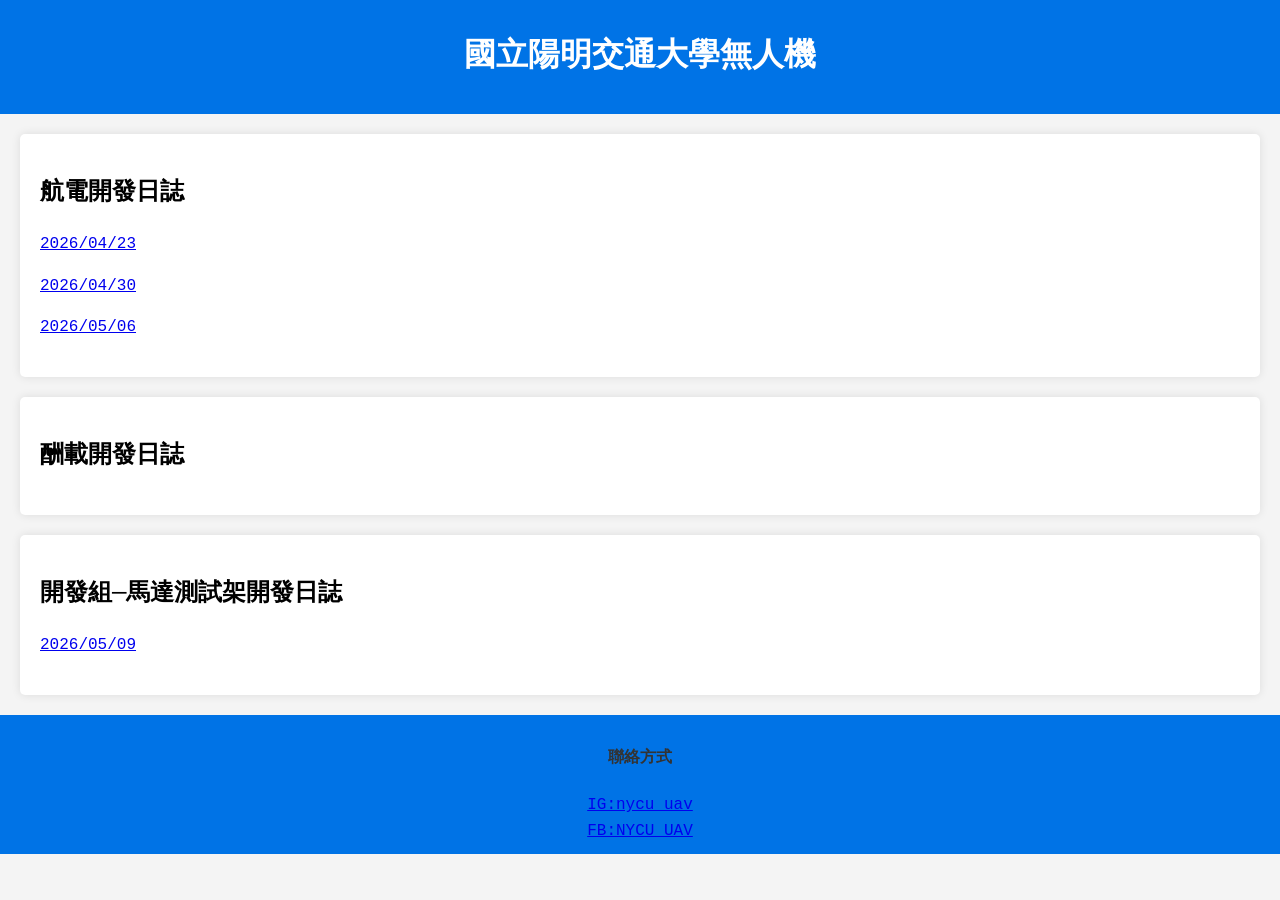
<file: index.html>
<!DOCTYPE html>
<html lang="zh-Hant">
<head>
    <meta charset="UTF-8">
    <meta name="viewport" content="width=device-width, initial-scale=1.0">
    <title>NYCU UAV BLOG</title>
    <style>
        body {
            font-family: Consolas, 'Courier New', monospace;
            background-color: #f4f4f4;
            margin: 0;
            padding: 0;
            line-height: 1.6;
        }
        header {
            background: #0073e6;
            color: white;
            padding: 10px 0;
            text-align: center;
        }
        section {
            margin: 20px;
            padding: 20px;
            background: white;
            border-radius: 5px;
            box-shadow: 0 0 10px rgba(0, 0, 0, 0.1);
        }
        h1 {
            color: #ffffff;
        }
        p {
            color: #000000;
        }
        footer {
            text-align: center;
            padding: 10px;
            background: #0073e6;
            color: white;
            margin-top: 20px;
        }
        ul {
            list-style-type: square;
            margin: 0;
            padding: 0;
        }
        li {
            margin: 10px 0;
        }
        h4 {
            color:#333;
        }
    </style>
</head>
<body>

<header>
    <h1>國立陽明交通大學無人機</h1>
</header>

<section>
    <h2>航電開發日誌</h2>
    <!-- <p><a href="log241022.html">2024/10/22</a></p>
    <p><a href="log241113.html">2024/11/13</a></p> -->
    <p><a href="log260423.html">2026/04/23</a></p>
    <p><a href="log260430.html">2026/04/30</a></p>
    <p><a href="log260506.html">2026/05/06</a></p>
</section>

<section>  
    <h2>酬載開發日誌</h2>
</section>

<section>  
    <h2>開發組─馬達測試架開發日誌</h2>
    <p><a href="log260509.html">2026/05/09</a></p>
</section>

<!--<section>
    <h2>介紹</h2>
    <p></p>
</section>

<section>
    <h2>作品與競賽經歷</h2>
    <p></p>
</section>

<section>
    <h2>團隊分組</h2>
    <ul>
        <li><strong>Commercial Airliners</strong>: These are large aircraft designed to carry passengers over long distances. Examples include the Boeing 747 and the Airbus A380.</li>
        <li><strong>Military Aircraft</strong>: Used for defense and warfare, military planes like fighter jets and bombers are built for speed and maneuverability.</li>
        <li><strong>Private Jets</strong>: These are smaller planes often used by business executives and wealthy individuals for personal travel.</li>
    </ul>
</section>

<section>
    <h2>未來計畫</h2>
    <p></p>
</section>-->

<footer>
    <h4>聯絡方式</h4>
    <a href="https://www.instagram.com/nycu_uav/">IG:nycu_uav</a>
    <br/>
    <a href="https://www.facebook.com/share/g/1JK1pPdv6R/">FB:NYCU UAV</a>
</footer>

</body>
</html>
</file>
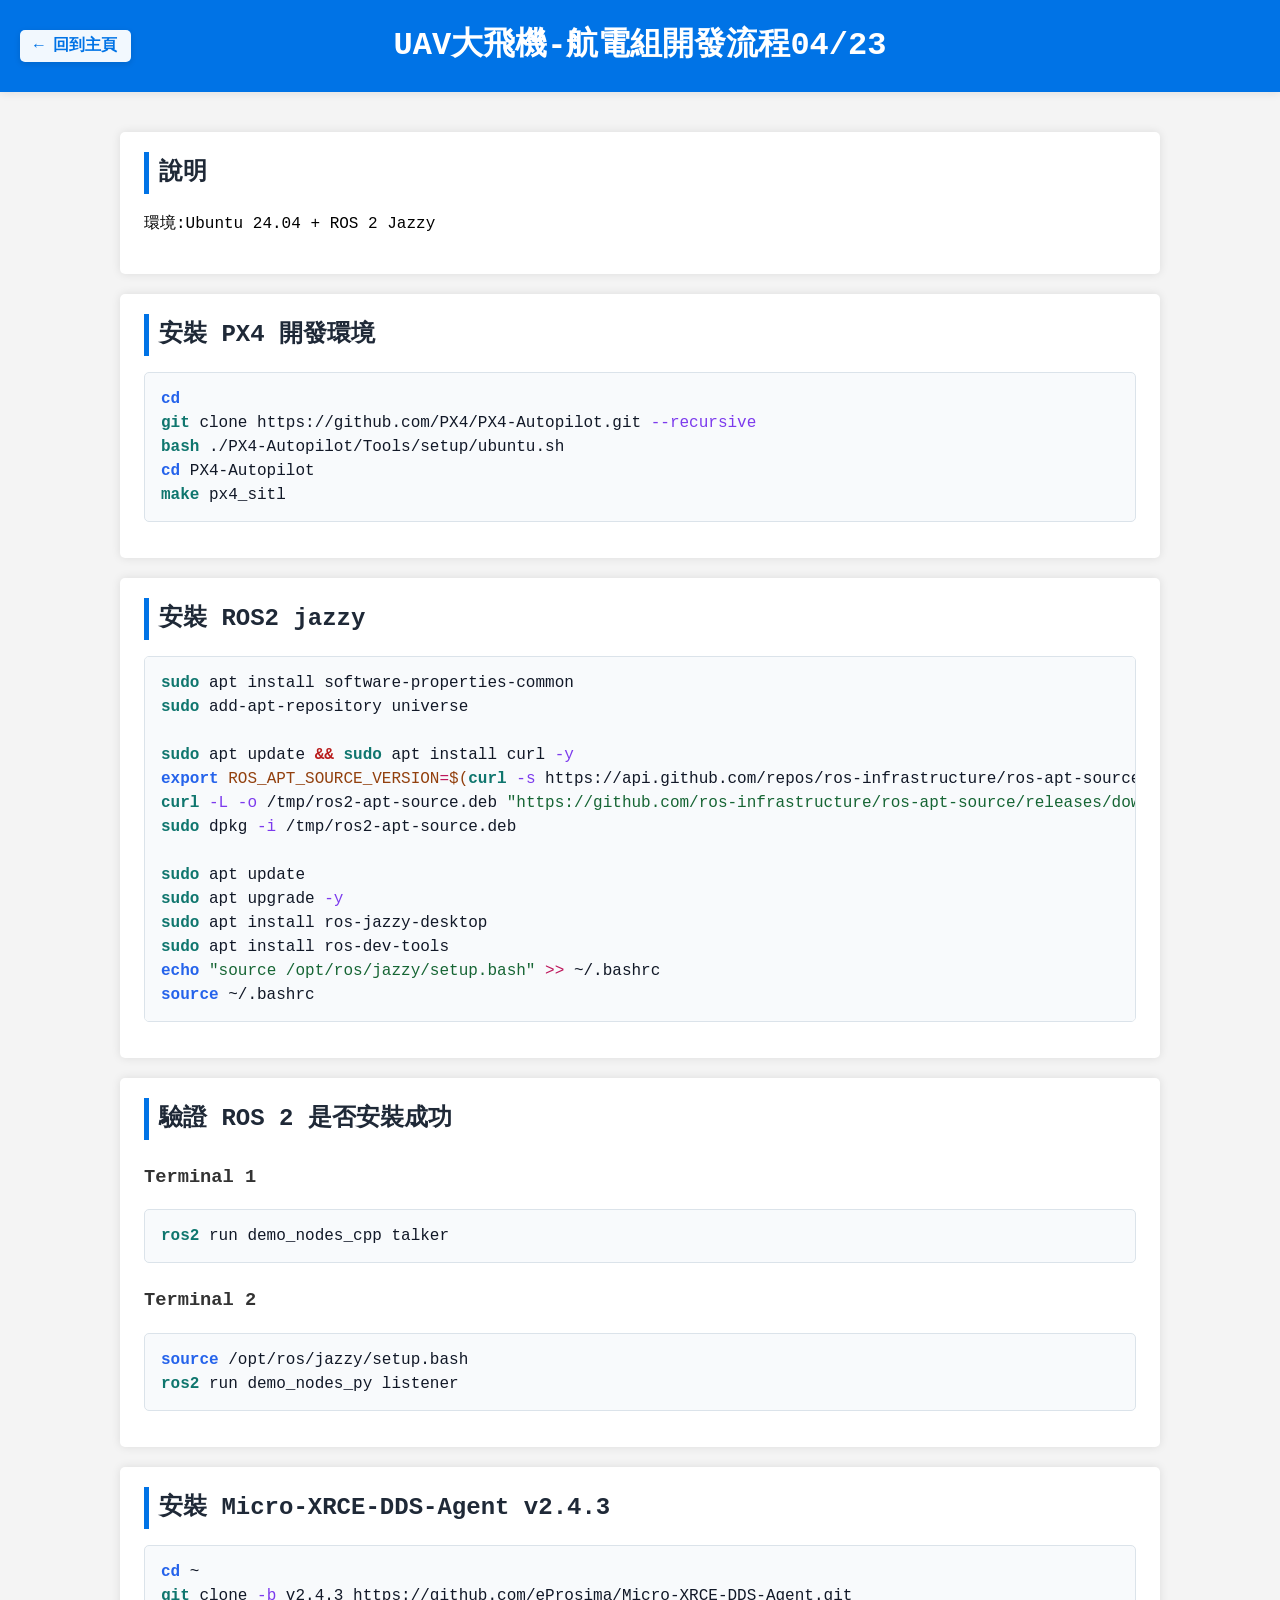
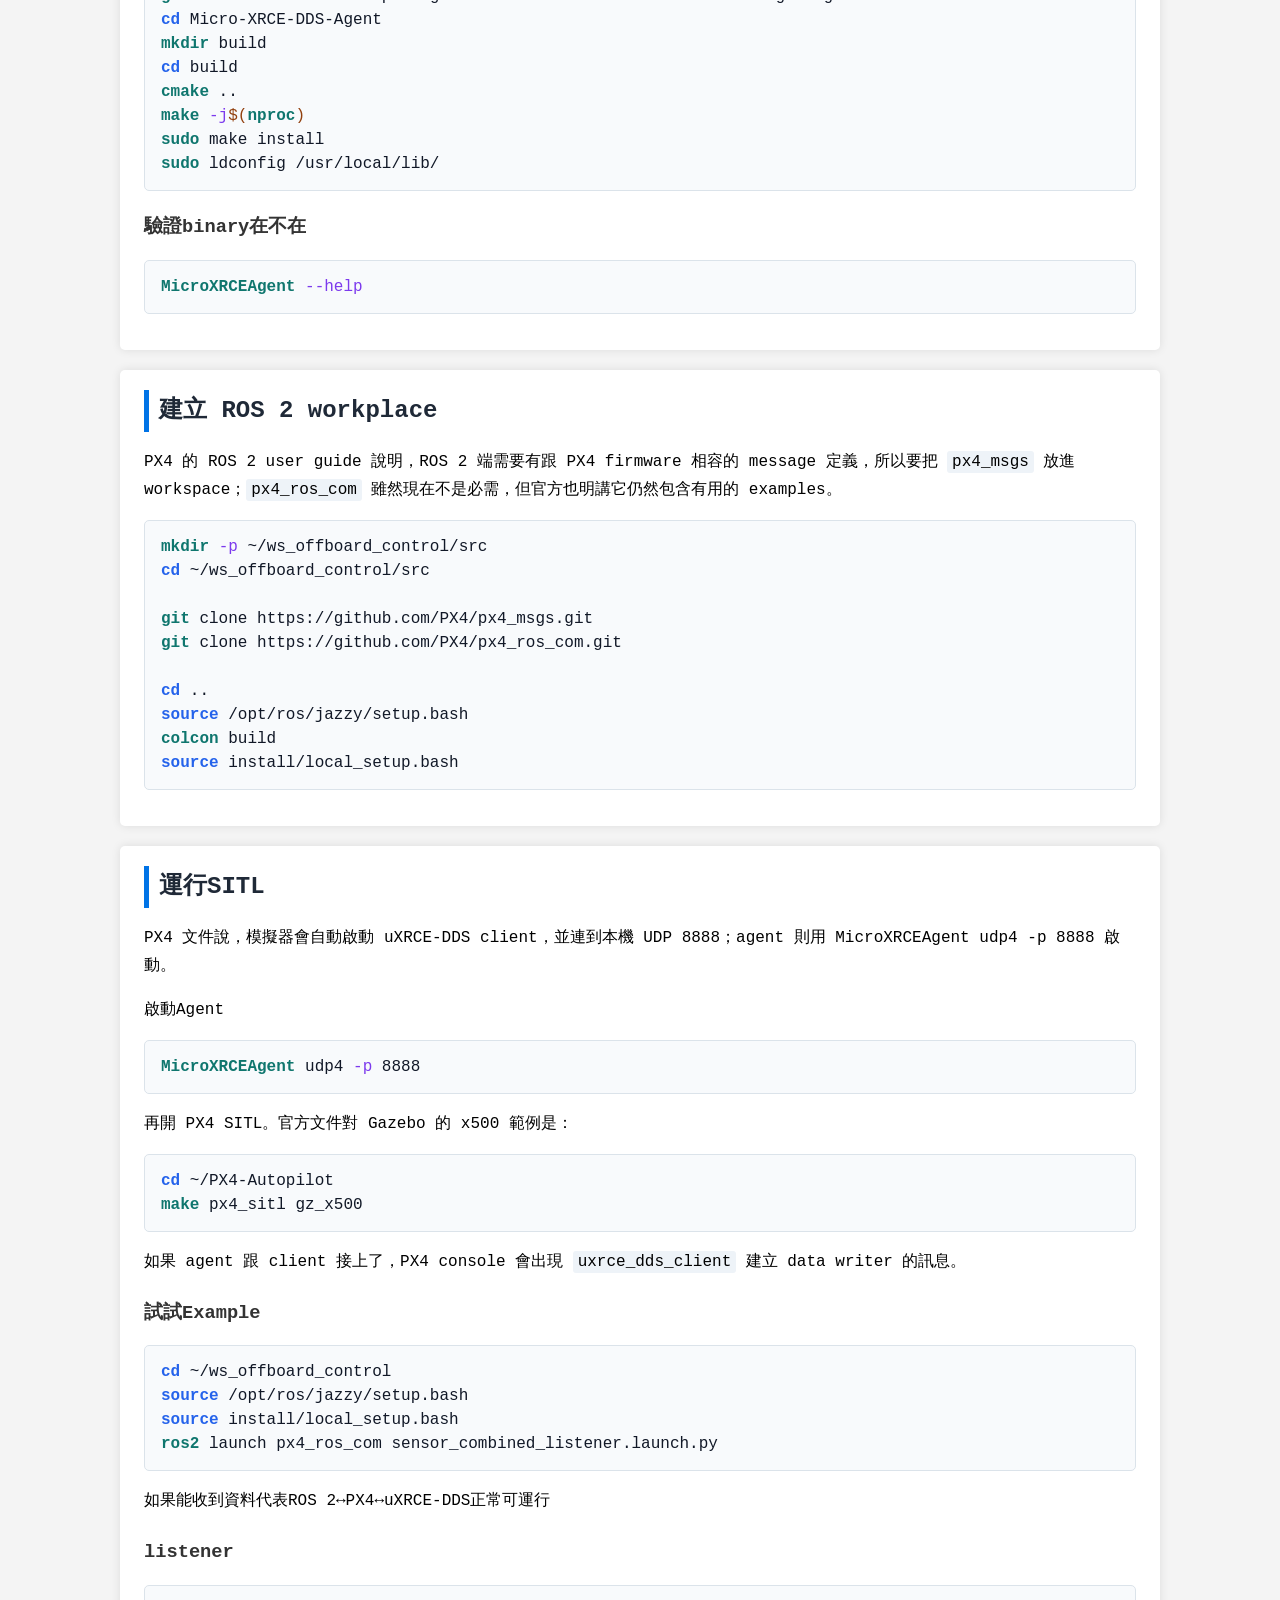
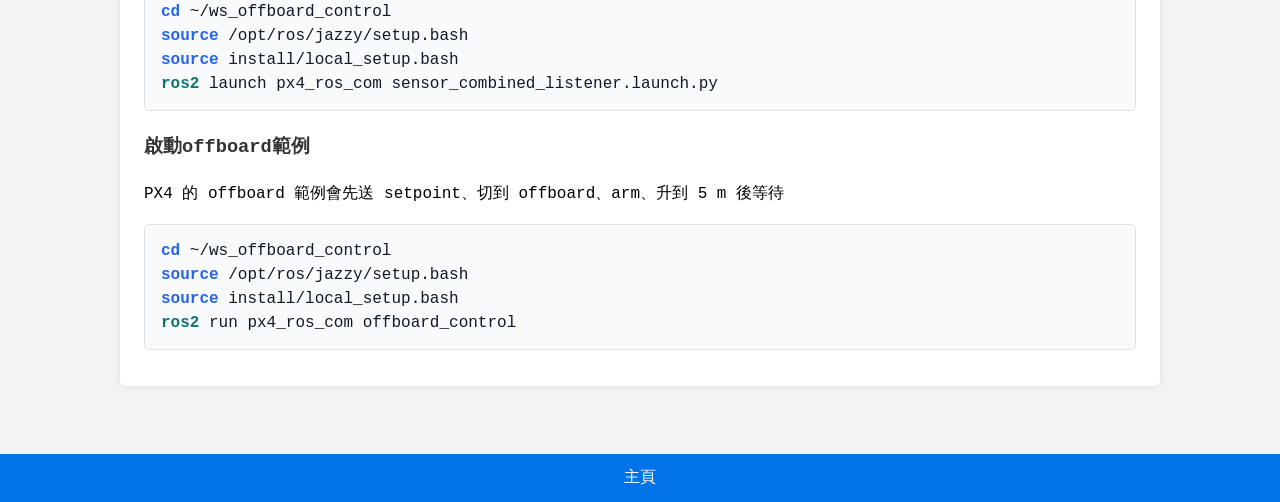
<file: log260423.html>
<!DOCTYPE html>
<html lang="zh-Hant"><head><meta charset="utf-8"/><meta content="width=device-width, initial-scale=1.0" name="viewport"/><title>NYCU UAV BLOG</title><style>
body {
    font-family: Consolas, 'Courier New', monospace;
    background-color: #f4f4f4;
    margin: 0;
    padding: 0;
    line-height: 1.75;
    color: #111;
}
header {
    position: relative;
    background: #0073e6;
    color: white;
    padding: 18px 20px;
    text-align: center;
    box-shadow: 0 2px 8px rgba(0,0,0,0.08);
}
header h1 {
    margin: 0;
    font-size: 2rem;
    color: white;
}
.home-button {
    position: absolute;
    left: 20px;
    top: 50%;
    transform: translateY(-50%);
    display: inline-block;
    padding: 8px 14px;
    border-radius: 5px;
    background: rgba(255, 255, 255, 0.95);
    color: #0073e6;
    text-decoration: none;
    font-weight: 700;
    line-height: 1;
    box-shadow: 0 2px 6px rgba(0, 0, 0, 0.12);
}
.home-button:hover {
    background: white;
}
@media (max-width: 640px) {
    header {
        padding-top: 14px;
        padding-bottom: 18px;
    }
    .home-button {
        position: static;
        transform: none;
        margin-bottom: 12px;
    }
}
main {
    max-width: 1080px;
    margin: 0 auto;
    padding: 20px 0 28px;
}
section {
    margin: 20px;
    padding: 20px 24px;
    background: white;
    border-radius: 5px;
    box-shadow: 0 0 10px rgba(0, 0, 0, 0.1);
}
section h2 {
    margin-top: 0;
    margin-bottom: 14px;
    color: #1f2937;
    font-size: 1.5rem;
    border-left: 5px solid #0073e6;
    padding-left: 10px;
}
h3, h4 {
    color: #333;
    margin-top: 1.1em;
    margin-bottom: 0.4em;
}
p, li {
    color: #000;
}
pre, code {
    font-family: Consolas, 'Courier New', monospace;
}
pre {
    background: #f8fafc;
    color: #111827;
    border: 1px solid #dbe3ea;
    border-radius: 5px;
    padding: 14px 16px;
    overflow-x: auto;
    line-height: 1.5;
}
code {
    background: #eef3f8;
    padding: 0.1em 0.3em;
    border-radius: 3px;
}
pre code {
    background: transparent;
    padding: 0;
}
/* Bash syntax colors for Pandoc token classes */
pre.sourceCode code span.bu { color: #2563eb; font-weight: 600; }
pre.sourceCode code span.fu { color: #0f766e; font-weight: 600; }
pre.sourceCode code span.at { color: #7c3aed; }
pre.sourceCode code span.kw { color: #b91c1c; font-weight: 600; }
pre.sourceCode code span.op { color: #be185d; }
pre.sourceCode code span.st { color: #166534; }
pre.sourceCode code span.va { color: #92400e; }
pre.sourceCode code span.ex { color: #0f766e; font-weight: 600; }
pre.sourceCode code span.dv { color: #b45309; }
pre.sourceCode code span.co { color: #64748b; font-style: italic; }
pre.sourceCode code span.sc { color: #15803d; }
pre.sourceCode code span.im { color: #1d4ed8; }
pre.sourceCode code a {
    color: inherit;
    text-decoration: none;
}
a {
    color: #0073e6;
}
ul, ol {
    padding-left: 1.4rem;
}
blockquote {
    border-left: 4px solid #0073e6;
    margin: 1em 0;
    padding: 0.2em 1em;
    background: #f8fbff;
}
footer {
    text-align: center;
    padding: 10px;
    background: #0073e6;
    color: white;
    margin-top: 20px;
}
footer a {
    color: white;
    text-decoration: none;
}
</style>
</head>
<body>
<header><a class="home-button" href="index.html">← 回到主頁</a><h1>UAV大飛機-航電組開發流程04/23</h1></header>
<main><section><h2>說明</h2><p>環境:Ubuntu 24.04 + ROS 2 Jazzy</p></section><section><h2>安裝 PX4 開發環境</h2><div class="sourceCode" id="cb1"><pre class="sourceCode bash"><code class="sourceCode bash"><span id="cb1-1"><a aria-hidden="true" href="#cb1-1" tabindex="-1"></a><span class="bu">cd</span></span>
<span id="cb1-2"><a aria-hidden="true" href="#cb1-2" tabindex="-1"></a><span class="fu">git</span> clone https://github.com/PX4/PX4-Autopilot.git <span class="at">--recursive</span></span>
<span id="cb1-3"><a aria-hidden="true" href="#cb1-3" tabindex="-1"></a><span class="fu">bash</span> ./PX4-Autopilot/Tools/setup/ubuntu.sh</span>
<span id="cb1-4"><a aria-hidden="true" href="#cb1-4" tabindex="-1"></a><span class="bu">cd</span> PX4-Autopilot</span>
<span id="cb1-5"><a aria-hidden="true" href="#cb1-5" tabindex="-1"></a><span class="fu">make</span> px4_sitl</span></code></pre></div></section><section><h2>安裝 ROS2 jazzy</h2><div class="sourceCode" id="cb2"><pre class="sourceCode bash"><code class="sourceCode bash"><span id="cb2-1"><a aria-hidden="true" href="#cb2-1" tabindex="-1"></a><span class="fu">sudo</span> apt install software-properties-common</span>
<span id="cb2-2"><a aria-hidden="true" href="#cb2-2" tabindex="-1"></a><span class="fu">sudo</span> add-apt-repository universe</span>
<span id="cb2-3"><a aria-hidden="true" href="#cb2-3" tabindex="-1"></a></span>
<span id="cb2-4"><a aria-hidden="true" href="#cb2-4" tabindex="-1"></a><span class="fu">sudo</span> apt update <span class="kw">&amp;&amp;</span> <span class="fu">sudo</span> apt install curl <span class="at">-y</span></span>
<span id="cb2-5"><a aria-hidden="true" href="#cb2-5" tabindex="-1"></a><span class="bu">export</span> <span class="va">ROS_APT_SOURCE_VERSION</span><span class="op">=</span><span class="va">$(</span><span class="ex">curl</span> <span class="at">-s</span> https://api.github.com/repos/ros-infrastructure/ros-apt-source/releases/latest <span class="kw">|</span> <span class="fu">grep</span> <span class="at">-F</span> <span class="st">"tag_name"</span> <span class="kw">|</span> <span class="fu">awk</span> <span class="at">-F</span><span class="st">'"'</span> <span class="st">'{print $4}'</span><span class="va">)</span></span>
<span id="cb2-6"><a aria-hidden="true" href="#cb2-6" tabindex="-1"></a><span class="ex">curl</span> <span class="at">-L</span> <span class="at">-o</span> /tmp/ros2-apt-source.deb <span class="st">"https://github.com/ros-infrastructure/ros-apt-source/releases/download/</span><span class="va">${ROS_APT_SOURCE_VERSION}</span><span class="st">/ros2-apt-source_</span><span class="va">${ROS_APT_SOURCE_VERSION}</span><span class="st">.</span><span class="va">$(</span><span class="bu">.</span> /etc/os-release <span class="kw">&amp;&amp;</span> <span class="bu">echo</span> <span class="va">${UBUNTU_CODENAME</span><span class="op">:-</span><span class="va">${VERSION_CODENAME}})</span><span class="st">_all.deb"</span></span>
<span id="cb2-7"><a aria-hidden="true" href="#cb2-7" tabindex="-1"></a><span class="fu">sudo</span> dpkg <span class="at">-i</span> /tmp/ros2-apt-source.deb</span>
<span id="cb2-8"><a aria-hidden="true" href="#cb2-8" tabindex="-1"></a></span>
<span id="cb2-9"><a aria-hidden="true" href="#cb2-9" tabindex="-1"></a><span class="fu">sudo</span> apt update</span>
<span id="cb2-10"><a aria-hidden="true" href="#cb2-10" tabindex="-1"></a><span class="fu">sudo</span> apt upgrade <span class="at">-y</span></span>
<span id="cb2-11"><a aria-hidden="true" href="#cb2-11" tabindex="-1"></a><span class="fu">sudo</span> apt install ros-jazzy-desktop</span>
<span id="cb2-12"><a aria-hidden="true" href="#cb2-12" tabindex="-1"></a><span class="fu">sudo</span> apt install ros-dev-tools</span>
<span id="cb2-13"><a aria-hidden="true" href="#cb2-13" tabindex="-1"></a><span class="bu">echo</span> <span class="st">"source /opt/ros/jazzy/setup.bash"</span> <span class="op">&gt;&gt;</span> ~/.bashrc</span>
<span id="cb2-14"><a aria-hidden="true" href="#cb2-14" tabindex="-1"></a><span class="bu">source</span> ~/.bashrc</span></code></pre></div></section><section><h2>驗證 ROS 2 是否安裝成功</h2><h3 id="terminal-1">Terminal 1</h3><div class="sourceCode" id="cb3"><pre class="sourceCode bash"><code class="sourceCode bash"><span id="cb3-1"><a aria-hidden="true" href="#cb3-1" tabindex="-1"></a><span class="ex">ros2</span> run demo_nodes_cpp talker</span></code></pre></div><h3 id="terminal-2">Terminal 2</h3><div class="sourceCode" id="cb4"><pre class="sourceCode bash"><code class="sourceCode bash"><span id="cb4-1"><a aria-hidden="true" href="#cb4-1" tabindex="-1"></a><span class="bu">source</span> /opt/ros/jazzy/setup.bash</span>
<span id="cb4-2"><a aria-hidden="true" href="#cb4-2" tabindex="-1"></a><span class="ex">ros2</span> run demo_nodes_py listener</span></code></pre></div></section><section><h2>安裝 Micro-XRCE-DDS-Agent
v2.4.3</h2><div class="sourceCode" id="cb5"><pre class="sourceCode bash"><code class="sourceCode bash"><span id="cb5-1"><a aria-hidden="true" href="#cb5-1" tabindex="-1"></a><span class="bu">cd</span> ~</span>
<span id="cb5-2"><a aria-hidden="true" href="#cb5-2" tabindex="-1"></a><span class="fu">git</span> clone <span class="at">-b</span> v2.4.3 https://github.com/eProsima/Micro-XRCE-DDS-Agent.git</span>
<span id="cb5-3"><a aria-hidden="true" href="#cb5-3" tabindex="-1"></a><span class="bu">cd</span> Micro-XRCE-DDS-Agent</span>
<span id="cb5-4"><a aria-hidden="true" href="#cb5-4" tabindex="-1"></a><span class="fu">mkdir</span> build</span>
<span id="cb5-5"><a aria-hidden="true" href="#cb5-5" tabindex="-1"></a><span class="bu">cd</span> build</span>
<span id="cb5-6"><a aria-hidden="true" href="#cb5-6" tabindex="-1"></a><span class="fu">cmake</span> ..</span>
<span id="cb5-7"><a aria-hidden="true" href="#cb5-7" tabindex="-1"></a><span class="fu">make</span> <span class="at">-j</span><span class="va">$(</span><span class="fu">nproc</span><span class="va">)</span></span>
<span id="cb5-8"><a aria-hidden="true" href="#cb5-8" tabindex="-1"></a><span class="fu">sudo</span> make install</span>
<span id="cb5-9"><a aria-hidden="true" href="#cb5-9" tabindex="-1"></a><span class="fu">sudo</span> ldconfig /usr/local/lib/</span></code></pre></div><h3 id="驗證binary在不在">驗證binary在不在</h3><div class="sourceCode" id="cb6"><pre class="sourceCode bash"><code class="sourceCode bash"><span id="cb6-1"><a aria-hidden="true" href="#cb6-1" tabindex="-1"></a><span class="ex">MicroXRCEAgent</span> <span class="at">--help</span></span></code></pre></div></section>
<section><h2>建立 ROS 2 workplace</h2><p>PX4 的 ROS 2 user guide 說明，ROS 2 端需要有跟 PX4 firmware 相容的
message 定義，所以要把 <code>px4_msgs</code> 放進
workspace；<code>px4_ros_com</code>
雖然現在不是必需，但官方也明講它仍然包含有用的 examples。</p><div class="sourceCode" id="cb8"><pre class="sourceCode bash"><code class="sourceCode bash"><span id="cb8-1"><a aria-hidden="true" href="#cb8-1" tabindex="-1"></a><span class="fu">mkdir</span> <span class="at">-p</span> ~/ws_offboard_control/src</span>
<span id="cb8-2"><a aria-hidden="true" href="#cb8-2" tabindex="-1"></a><span class="bu">cd</span> ~/ws_offboard_control/src</span>
<span id="cb8-3"><a aria-hidden="true" href="#cb8-3" tabindex="-1"></a></span>
<span id="cb8-4"><a aria-hidden="true" href="#cb8-4" tabindex="-1"></a><span class="fu">git</span> clone https://github.com/PX4/px4_msgs.git</span>
<span id="cb8-5"><a aria-hidden="true" href="#cb8-5" tabindex="-1"></a><span class="fu">git</span> clone https://github.com/PX4/px4_ros_com.git</span>
<span id="cb8-6"><a aria-hidden="true" href="#cb8-6" tabindex="-1"></a></span>
<span id="cb8-7"><a aria-hidden="true" href="#cb8-7" tabindex="-1"></a><span class="bu">cd</span> ..</span>
<span id="cb8-8"><a aria-hidden="true" href="#cb8-8" tabindex="-1"></a><span class="bu">source</span> /opt/ros/jazzy/setup.bash</span>
<span id="cb8-9"><a aria-hidden="true" href="#cb8-9" tabindex="-1"></a><span class="ex">colcon</span> build</span>
<span id="cb8-10"><a aria-hidden="true" href="#cb8-10" tabindex="-1"></a><span class="bu">source</span> install/local_setup.bash</span></code></pre></div></section><section><h2>運行SITL</h2><p>PX4 文件說，模擬器會自動啟動 uXRCE-DDS client，並連到本機 UDP
8888；agent 則用 MicroXRCEAgent udp4 -p 8888 啟動。</p><p>啟動Agent</p><div class="sourceCode" id="cb9"><pre class="sourceCode bash"><code class="sourceCode bash"><span id="cb9-1"><a aria-hidden="true" href="#cb9-1" tabindex="-1"></a><span class="ex">MicroXRCEAgent</span> udp4 <span class="at">-p</span> 8888</span></code></pre></div><p>再開 PX4 SITL。官方文件對 Gazebo 的 x500 範例是：</p><div class="sourceCode" id="cb10"><pre class="sourceCode bash"><code class="sourceCode bash"><span id="cb10-1"><a aria-hidden="true" href="#cb10-1" tabindex="-1"></a><span class="bu">cd</span> ~/PX4-Autopilot</span>
<span id="cb10-2"><a aria-hidden="true" href="#cb10-2" tabindex="-1"></a><span class="fu">make</span> px4_sitl gz_x500</span></code></pre></div><p>如果 agent 跟 client 接上了，PX4 console 會出現
<code>uxrce_dds_client</code> 建立 data writer 的訊息。</p><h3 id="試試Example">試試Example</h3><div class="sourceCode" id="cb11"><pre class="sourceCode bash"><code class="sourceCode bash"><span id="cb11-1"><a aria-hidden="true" href="#cb11-1" tabindex="-1"></a><span class="bu">cd</span> ~/ws_offboard_control</span>
<span id="cb11-2"><a aria-hidden="true" href="#cb11-2" tabindex="-1"></a><span class="bu">source</span> /opt/ros/jazzy/setup.bash</span>
<span id="cb11-3"><a aria-hidden="true" href="#cb11-3" tabindex="-1"></a><span class="bu">source</span> install/local_setup.bash</span>
<span id="cb11-4"><a aria-hidden="true" href="#cb11-4" tabindex="-1"></a><span class="ex">ros2</span> launch px4_ros_com sensor_combined_listener.launch.py</span></code></pre></div><p>如果能收到資料代表ROS 2↔︎PX4↔︎uXRCE-DDS正常可運行</p><h3 id="listener">listener</h3><div class="sourceCode" id="cb12"><pre class="sourceCode bash"><code class="sourceCode bash"><span id="cb12-1"><a aria-hidden="true" href="#cb12-1" tabindex="-1"></a><span class="bu">cd</span> ~/ws_offboard_control</span>
<span id="cb12-2"><a aria-hidden="true" href="#cb12-2" tabindex="-1"></a><span class="bu">source</span> /opt/ros/jazzy/setup.bash</span>
<span id="cb12-3"><a aria-hidden="true" href="#cb12-3" tabindex="-1"></a><span class="bu">source</span> install/local_setup.bash</span>
<span id="cb12-4"><a aria-hidden="true" href="#cb12-4" tabindex="-1"></a><span class="ex">ros2</span> launch px4_ros_com sensor_combined_listener.launch.py</span></code></pre></div><h3 id="啟動offboard範例">啟動offboard範例</h3><p>PX4 的 offboard 範例會先送 setpoint、切到 offboard、arm、升到 5 m
後等待</p><div class="sourceCode" id="cb13"><pre class="sourceCode bash"><code class="sourceCode bash"><span id="cb13-1"><a aria-hidden="true" href="#cb13-1" tabindex="-1"></a><span class="bu">cd</span> ~/ws_offboard_control</span>
<span id="cb13-2"><a aria-hidden="true" href="#cb13-2" tabindex="-1"></a><span class="bu">source</span> /opt/ros/jazzy/setup.bash</span>
<span id="cb13-3"><a aria-hidden="true" href="#cb13-3" tabindex="-1"></a><span class="bu">source</span> install/local_setup.bash</span>
<span id="cb13-4"><a aria-hidden="true" href="#cb13-4" tabindex="-1"></a><span class="ex">ros2</span> run px4_ros_com offboard_control</span></code></pre></div></section></main><footer><a href="index.html">主頁</a></footer></body></html>
</file>
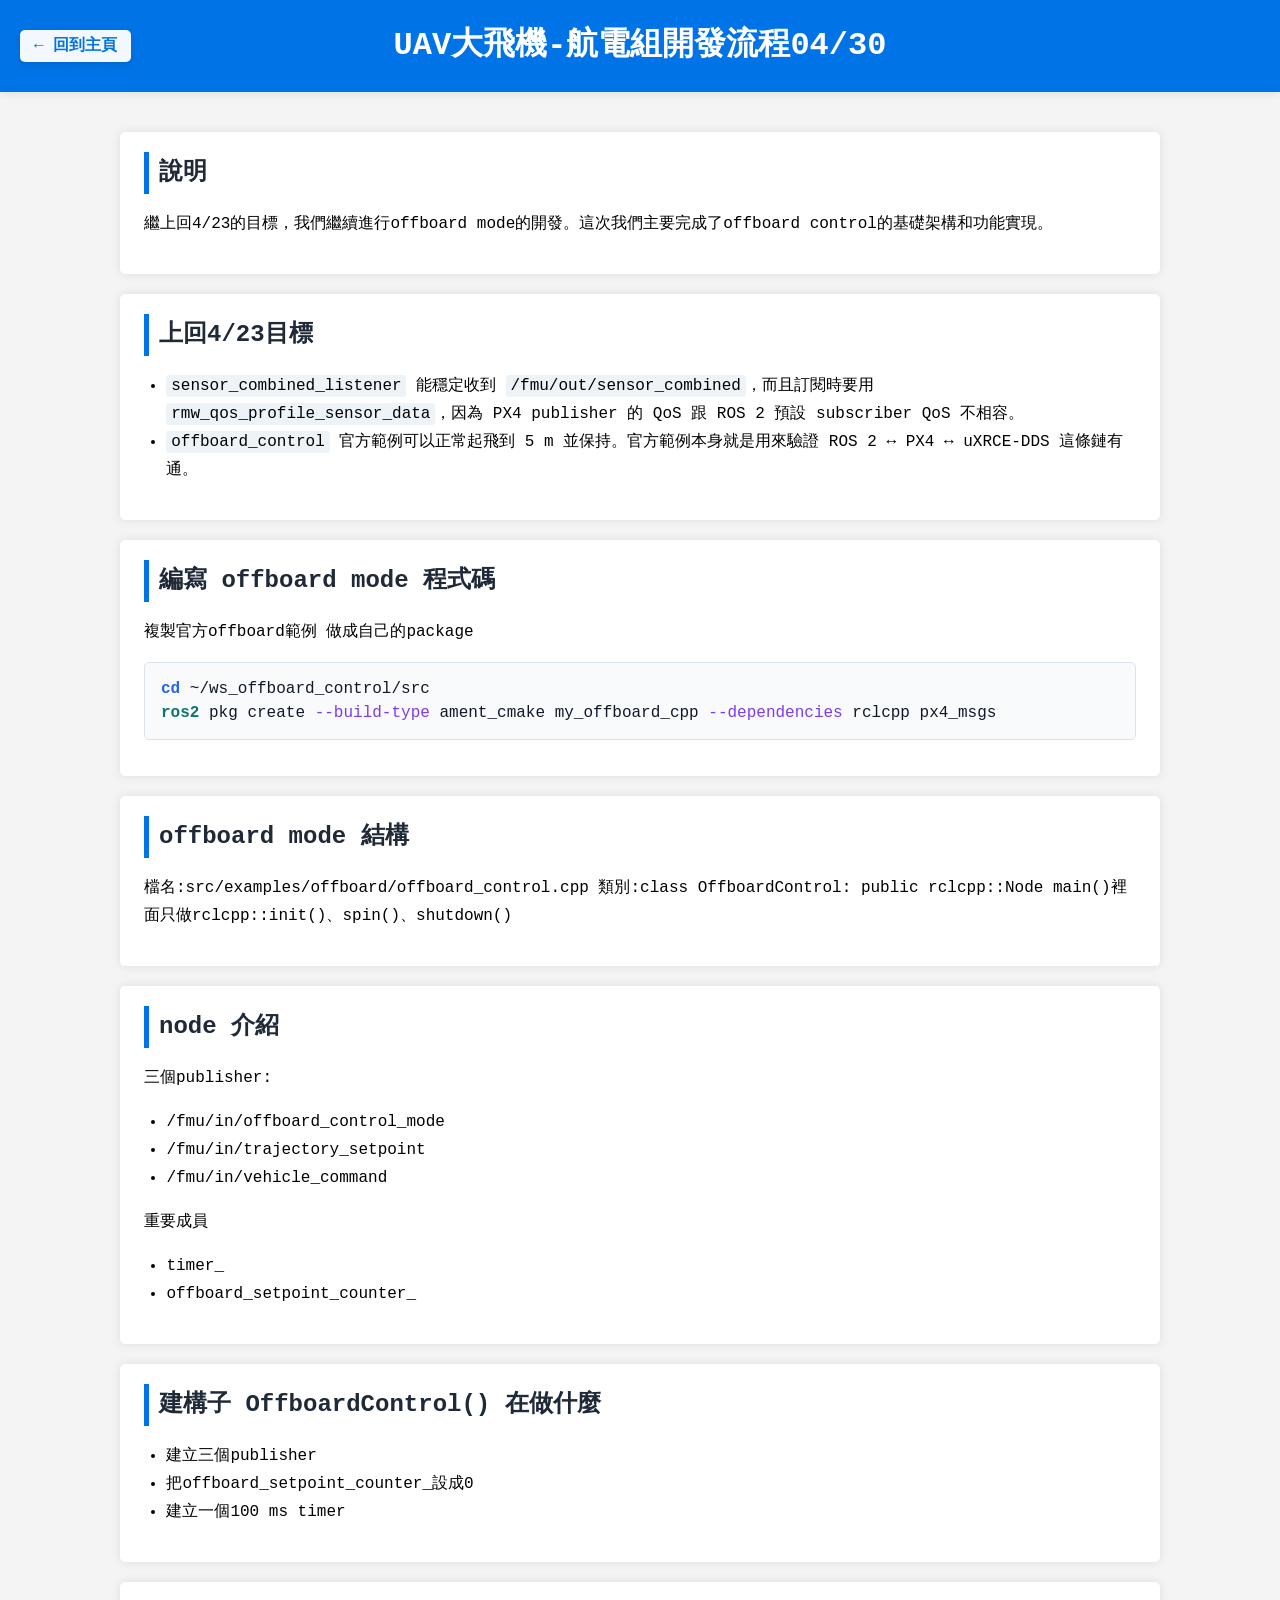
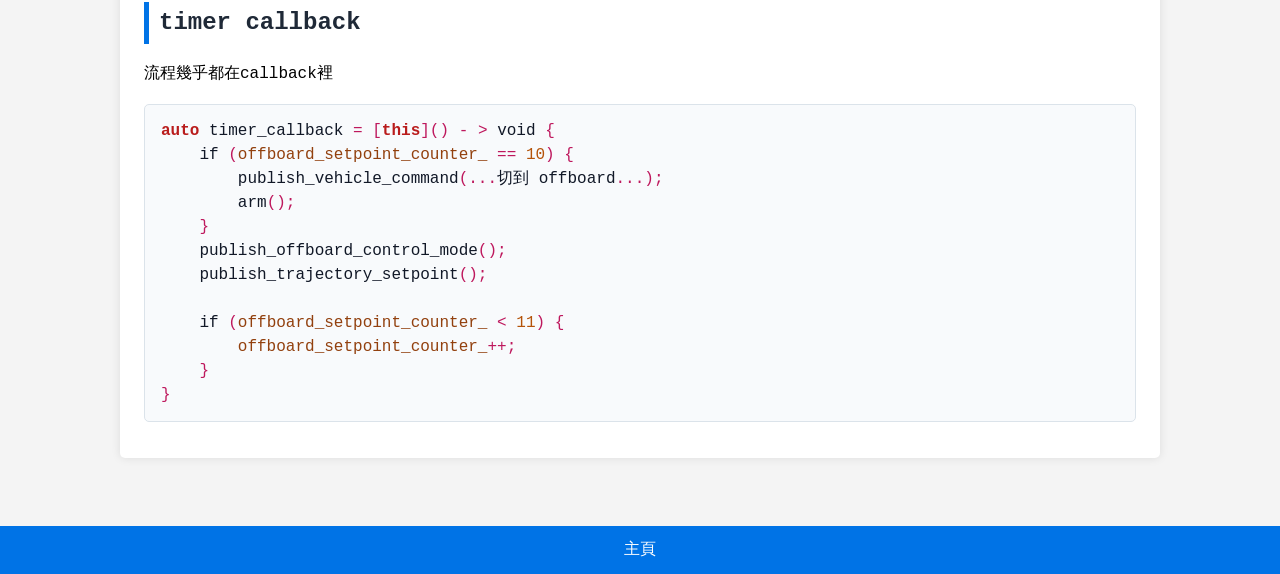
<file: log260430.html>
<!DOCTYPE html>
<html lang="zh-Hant">
<head>
<meta charset="utf-8"/>
<meta name="viewport" content="width=device-width, initial-scale=1.0"/>
<title>NYCU UAV BLOG</title>
<style>
body {
    font-family: Consolas, 'Courier New', monospace;
    background-color: #f4f4f4;
    margin: 0;
    padding: 0;
    line-height: 1.75;
    color: #111;
}
header {
    position: relative;
    background: #0073e6;
    color: white;
    padding: 18px 20px;
    text-align: center;
    box-shadow: 0 2px 8px rgba(0,0,0,0.08);
}
header h1 {
    margin: 0;
    font-size: 2rem;
    color: white;
}
.home-button {
    position: absolute;
    left: 20px;
    top: 50%;
    transform: translateY(-50%);
    display: inline-block;
    padding: 8px 14px;
    border-radius: 5px;
    background: rgba(255, 255, 255, 0.95);
    color: #0073e6;
    text-decoration: none;
    font-weight: 700;
    line-height: 1;
    box-shadow: 0 2px 6px rgba(0, 0, 0, 0.12);
}
.home-button:hover {
    background: white;
}
@media (max-width: 640px) {
    header {
        padding-top: 14px;
        padding-bottom: 18px;
    }
    .home-button {
        position: static;
        transform: none;
        margin-bottom: 12px;
    }
}
main {
    max-width: 1080px;
    margin: 0 auto;
    padding: 20px 0 28px;
}
section {
    margin: 20px;
    padding: 20px 24px;
    background: white;
    border-radius: 5px;
    box-shadow: 0 0 10px rgba(0, 0, 0, 0.1);
}
section h2 {
    margin-top: 0;
    margin-bottom: 14px;
    color: #1f2937;
    font-size: 1.5rem;
    border-left: 5px solid #0073e6;
    padding-left: 10px;
}
h3, h4 {
    color: #333;
    margin-top: 1.1em;
    margin-bottom: 0.4em;
}
p, li {
    color: #000;
}
pre, code {
    font-family: Consolas, 'Courier New', monospace;
}
pre {
    background: #f8fafc;
    color: #111827;
    border: 1px solid #dbe3ea;
    border-radius: 5px;
    padding: 14px 16px;
    overflow-x: auto;
    line-height: 1.5;
}
code {
    background: #eef3f8;
    padding: 0.1em 0.3em;
    border-radius: 3px;
}
pre code {
    background: transparent;
    padding: 0;
}
/* Syntax colors for Pandoc token classes */
pre.sourceCode code span.bu { color: #2563eb; font-weight: 600; }
pre.sourceCode code span.fu { color: #0f766e; font-weight: 600; }
pre.sourceCode code span.at { color: #7c3aed; }
pre.sourceCode code span.kw { color: #b91c1c; font-weight: 600; }
pre.sourceCode code span.op { color: #be185d; }
pre.sourceCode code span.st { color: #166534; }
pre.sourceCode code span.va { color: #92400e; }
pre.sourceCode code span.ex { color: #0f766e; font-weight: 600; }
pre.sourceCode code span.dv { color: #b45309; }
pre.sourceCode code span.co { color: #64748b; font-style: italic; }
pre.sourceCode code span.sc { color: #15803d; }
pre.sourceCode code span.im { color: #1d4ed8; }
pre.sourceCode code a {
    color: inherit;
    text-decoration: none;
}
a {
    color: #0073e6;
}
ul, ol {
    padding-left: 1.4rem;
}
blockquote {
    border-left: 4px solid #0073e6;
    margin: 1em 0;
    padding: 0.2em 1em;
    background: #f8fbff;
}
footer {
    text-align: center;
    padding: 10px;
    background: #0073e6;
    color: white;
    margin-top: 20px;
}
footer a {
    color: white;
    text-decoration: none;
}
</style>
</head>
<body>
<header><a class="home-button" href="index.html">← 回到主頁</a><h1>UAV大飛機-航電組開發流程04/30</h1></header>
<main>
<section><h2>說明</h2><p>繼上回4/23的目標，我們繼續進行offboard mode的開發。這次我們主要完成了offboard control的基礎架構和功能實現。</p></section>
<section><h2>上回4/23目標</h2><ul>
<li><code>sensor_combined_listener</code> 能穩定收到
<code>/fmu/out/sensor_combined</code>，而且訂閱時要用<code>rmw_qos_profile_sensor_data</code>，因為
PX4 publisher 的 QoS 跟 ROS 2 預設 subscriber QoS 不相容。</li>
<li><code>offboard_control</code> 官方範例可以正常起飛到 5 m
並保持。官方範例本身就是用來驗證 ROS 2 ↔︎ PX4 ↔︎ uXRCE-DDS
這條鏈有通。</li>
</ul></section>
<section><h2>編寫 offboard mode 程式碼</h2><p>複製官方offboard範例 做成自己的package</p>
<div class="sourceCode" id="cb1"><pre class="sourceCode bash"><code class="sourceCode bash"><span id="cb1-1"><a aria-hidden="true" href="#cb1-1" tabindex="-1"></a><span class="bu">cd</span> ~/ws_offboard_control/src</span>
<span id="cb1-2"><a aria-hidden="true" href="#cb1-2" tabindex="-1"></a><span class="ex">ros2</span> pkg create <span class="at">--build-type</span> ament_cmake my_offboard_cpp <span class="at">--dependencies</span> rclcpp px4_msgs</span></code></pre></div></section>
<section><h2>offboard mode 結構</h2><p>檔名:src/examples/offboard/offboard_control.cpp 類別:class
OffboardControl: public rclcpp::Node
main()裡面只做rclcpp::init()、spin()、shutdown()</p></section>
<section><h2>node 介紹</h2><p>三個publisher:</p>
<ul>
<li>/fmu/in/offboard_control_mode</li>
<li>/fmu/in/trajectory_setpoint</li>
<li>/fmu/in/vehicle_command</li>
</ul>
<p>重要成員</p>
<ul>
<li>timer_</li>
<li>offboard_setpoint_counter_</li>
</ul></section>
<section><h2>建構子 OffboardControl() 在做什麼</h2><ul>
<li>建立三個publisher</li>
<li>把offboard_setpoint_counter_設成0</li>
<li>建立一個100 ms timer</li>
</ul></section>
<section><h2>timer callback</h2><p>流程幾乎都在callback裡</p>
<div class="sourceCode" id="cb2"><pre class="sourceCode c++"><code class="sourceCode cpp"><span id="cb2-1"><a aria-hidden="true" href="#cb2-1" tabindex="-1"></a><span class="kw">auto</span> timer_callback <span class="op">=</span> <span class="op">[</span><span class="kw">this</span><span class="op">]()</span> <span class="op">-</span> <span class="op">&gt;</span> <span class="dt">void</span> <span class="op">{</span></span>
<span id="cb2-2"><a aria-hidden="true" href="#cb2-2" tabindex="-1"></a>    <span class="cf">if</span> <span class="op">(</span><span class="va">offboard_setpoint_counter_</span> <span class="op">==</span> <span class="dv">10</span><span class="op">)</span> <span class="op">{</span></span>
<span id="cb2-3"><a aria-hidden="true" href="#cb2-3" tabindex="-1"></a>        publish_vehicle_command<span class="op">(...</span>切到 offboard<span class="op">...);</span></span>
<span id="cb2-4"><a aria-hidden="true" href="#cb2-4" tabindex="-1"></a>        arm<span class="op">();</span></span>
<span id="cb2-5"><a aria-hidden="true" href="#cb2-5" tabindex="-1"></a>    <span class="op">}</span></span>
<span id="cb2-6"><a aria-hidden="true" href="#cb2-6" tabindex="-1"></a>    publish_offboard_control_mode<span class="op">();</span></span>
<span id="cb2-7"><a aria-hidden="true" href="#cb2-7" tabindex="-1"></a>    publish_trajectory_setpoint<span class="op">();</span></span>
<span id="cb2-8"><a aria-hidden="true" href="#cb2-8" tabindex="-1"></a></span>
<span id="cb2-9"><a aria-hidden="true" href="#cb2-9" tabindex="-1"></a>    <span class="cf">if</span> <span class="op">(</span><span class="va">offboard_setpoint_counter_</span> <span class="op">&lt;</span> <span class="dv">11</span><span class="op">)</span> <span class="op">{</span></span>
<span id="cb2-10"><a aria-hidden="true" href="#cb2-10" tabindex="-1"></a>        <span class="va">offboard_setpoint_counter_</span><span class="op">++;</span></span>
<span id="cb2-11"><a aria-hidden="true" href="#cb2-11" tabindex="-1"></a>    <span class="op">}</span></span>
<span id="cb2-12"><a aria-hidden="true" href="#cb2-12" tabindex="-1"></a><span class="op">}</span></span></code></pre></div></section>
</main>
<footer><a href="index.html">主頁</a></footer>
</body></html>
</file>
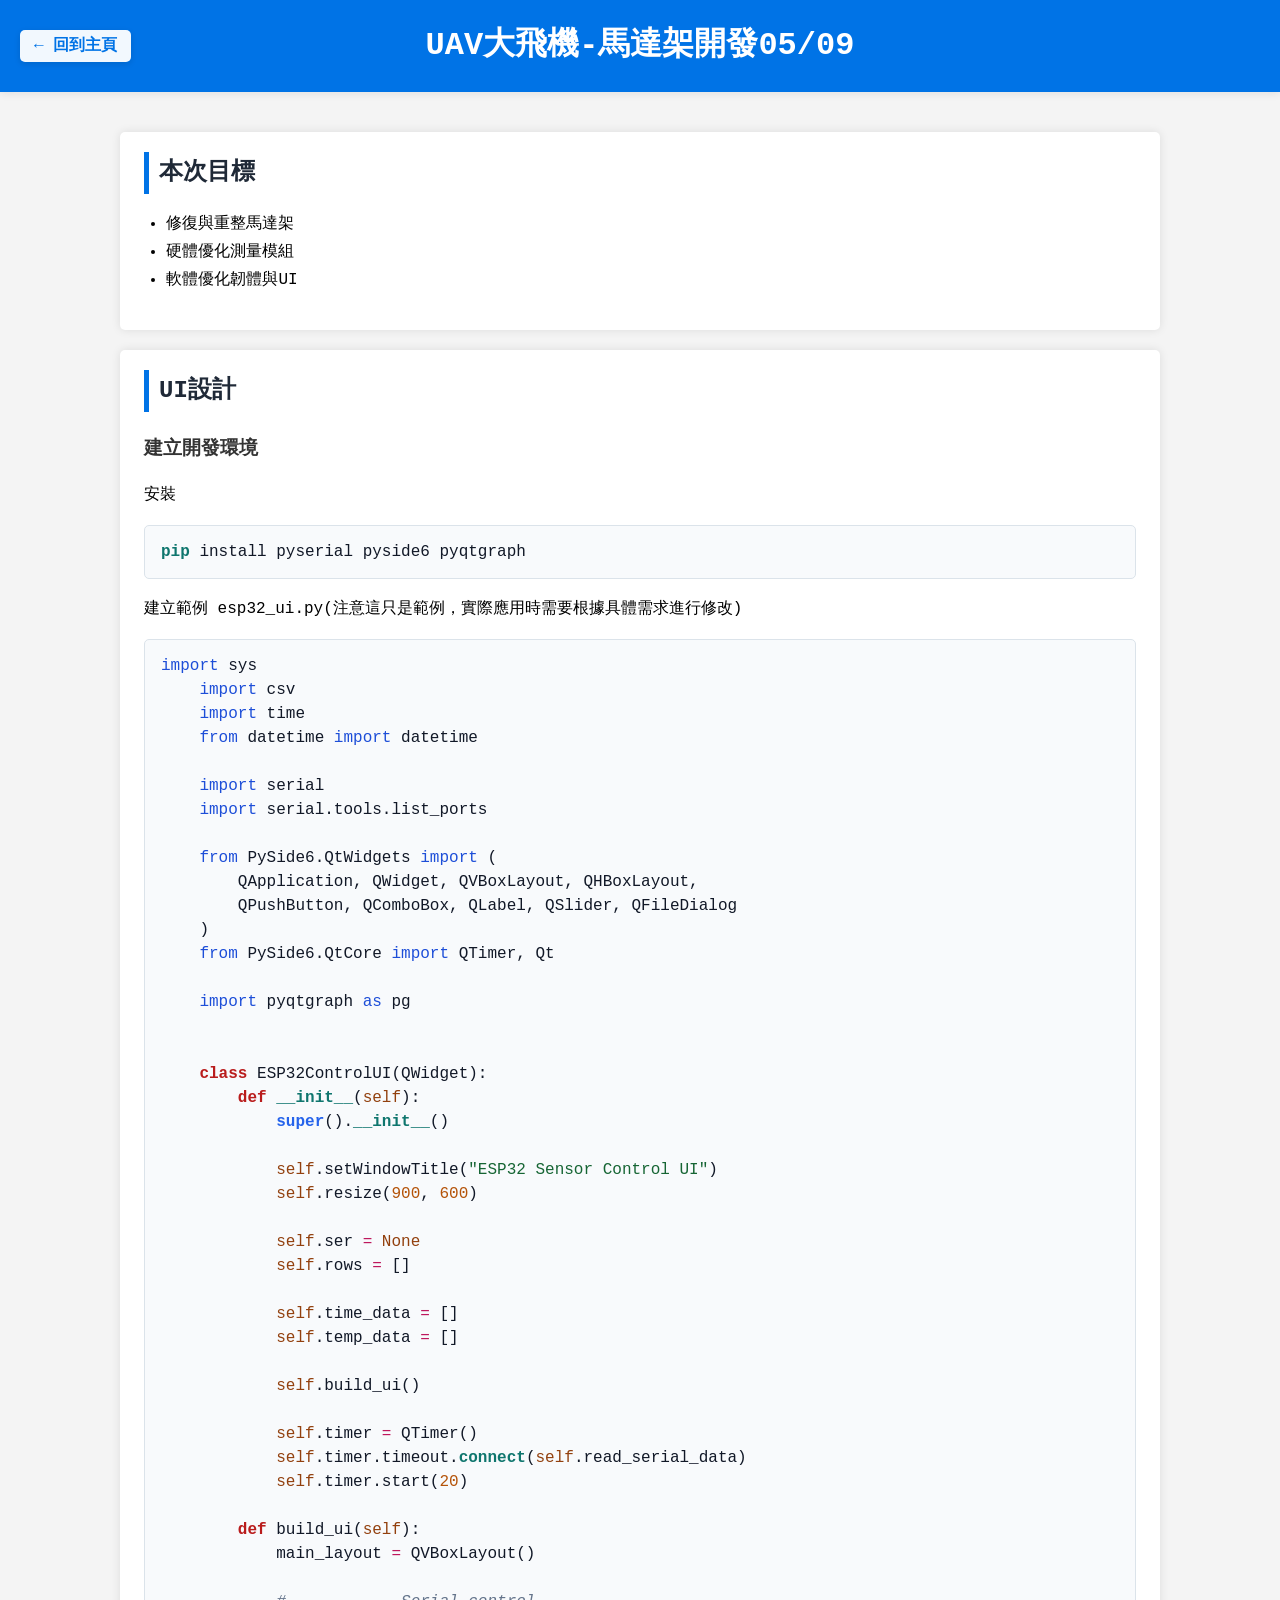
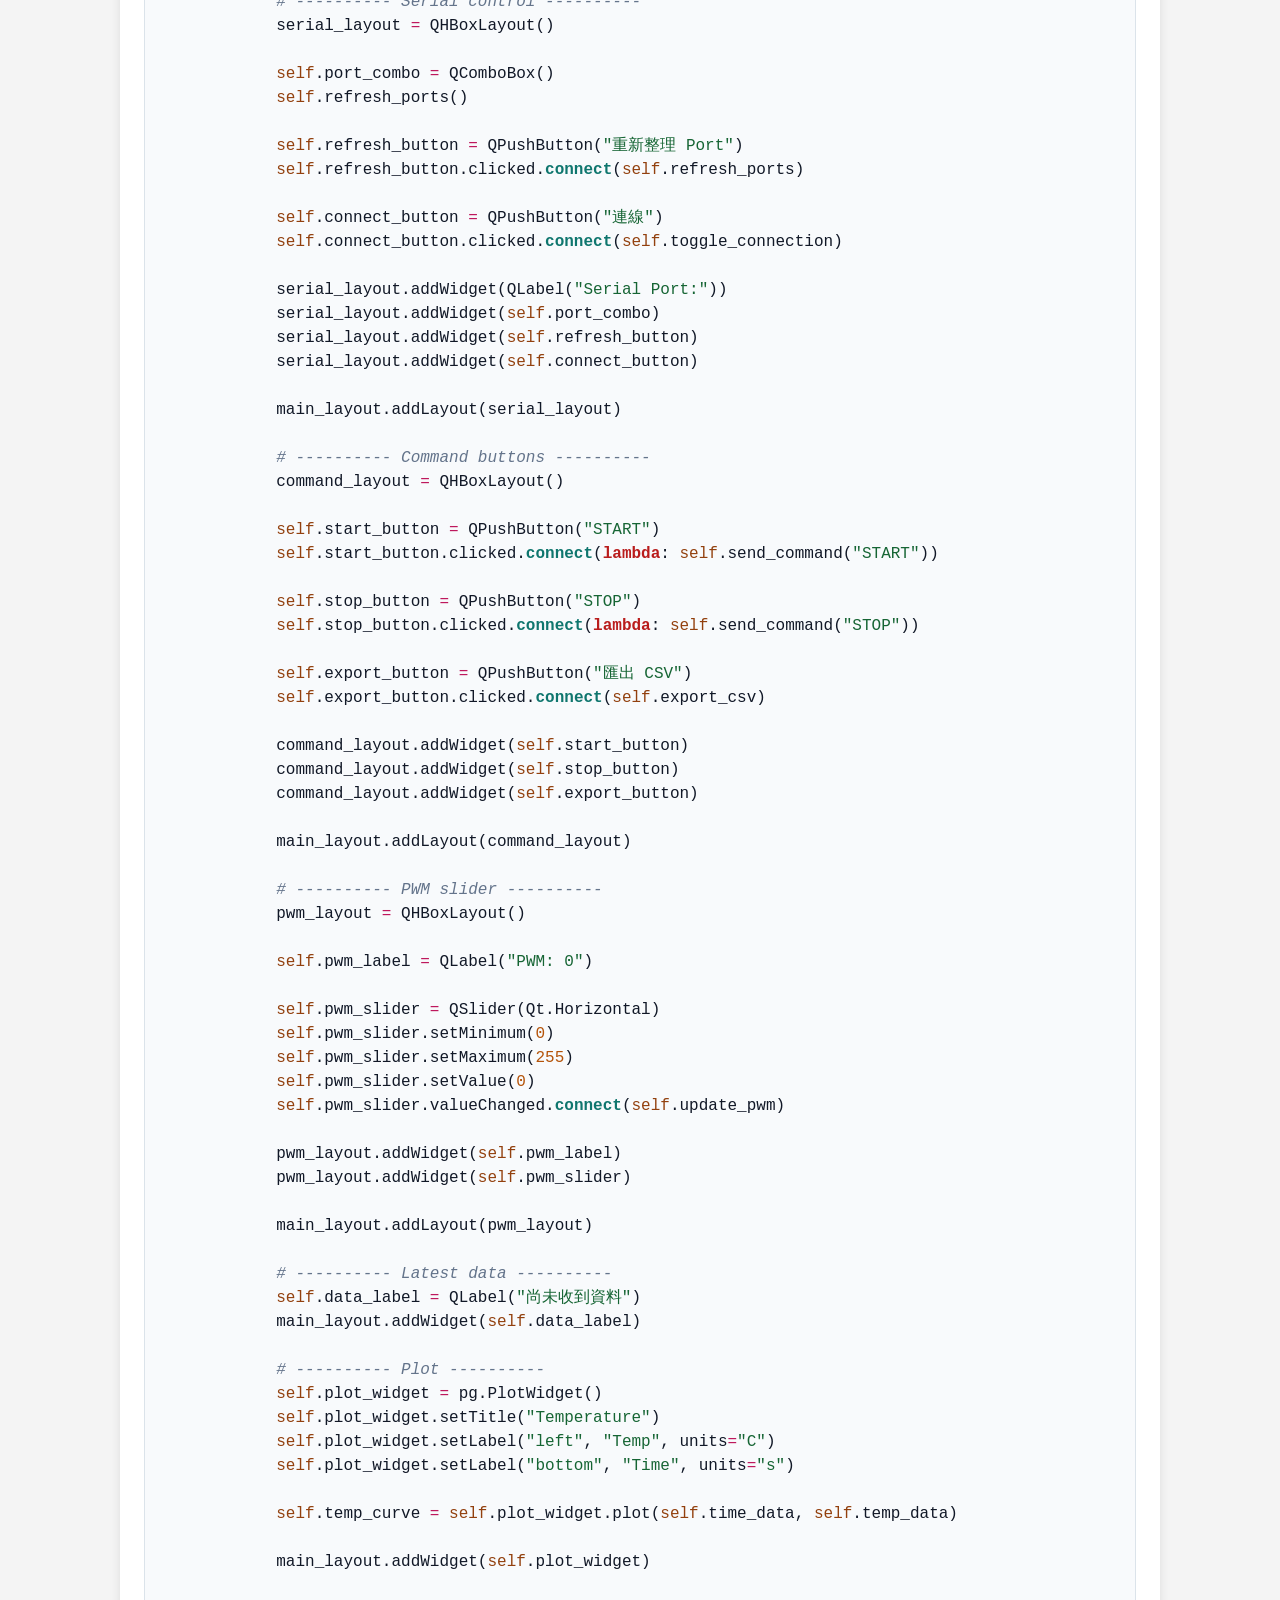
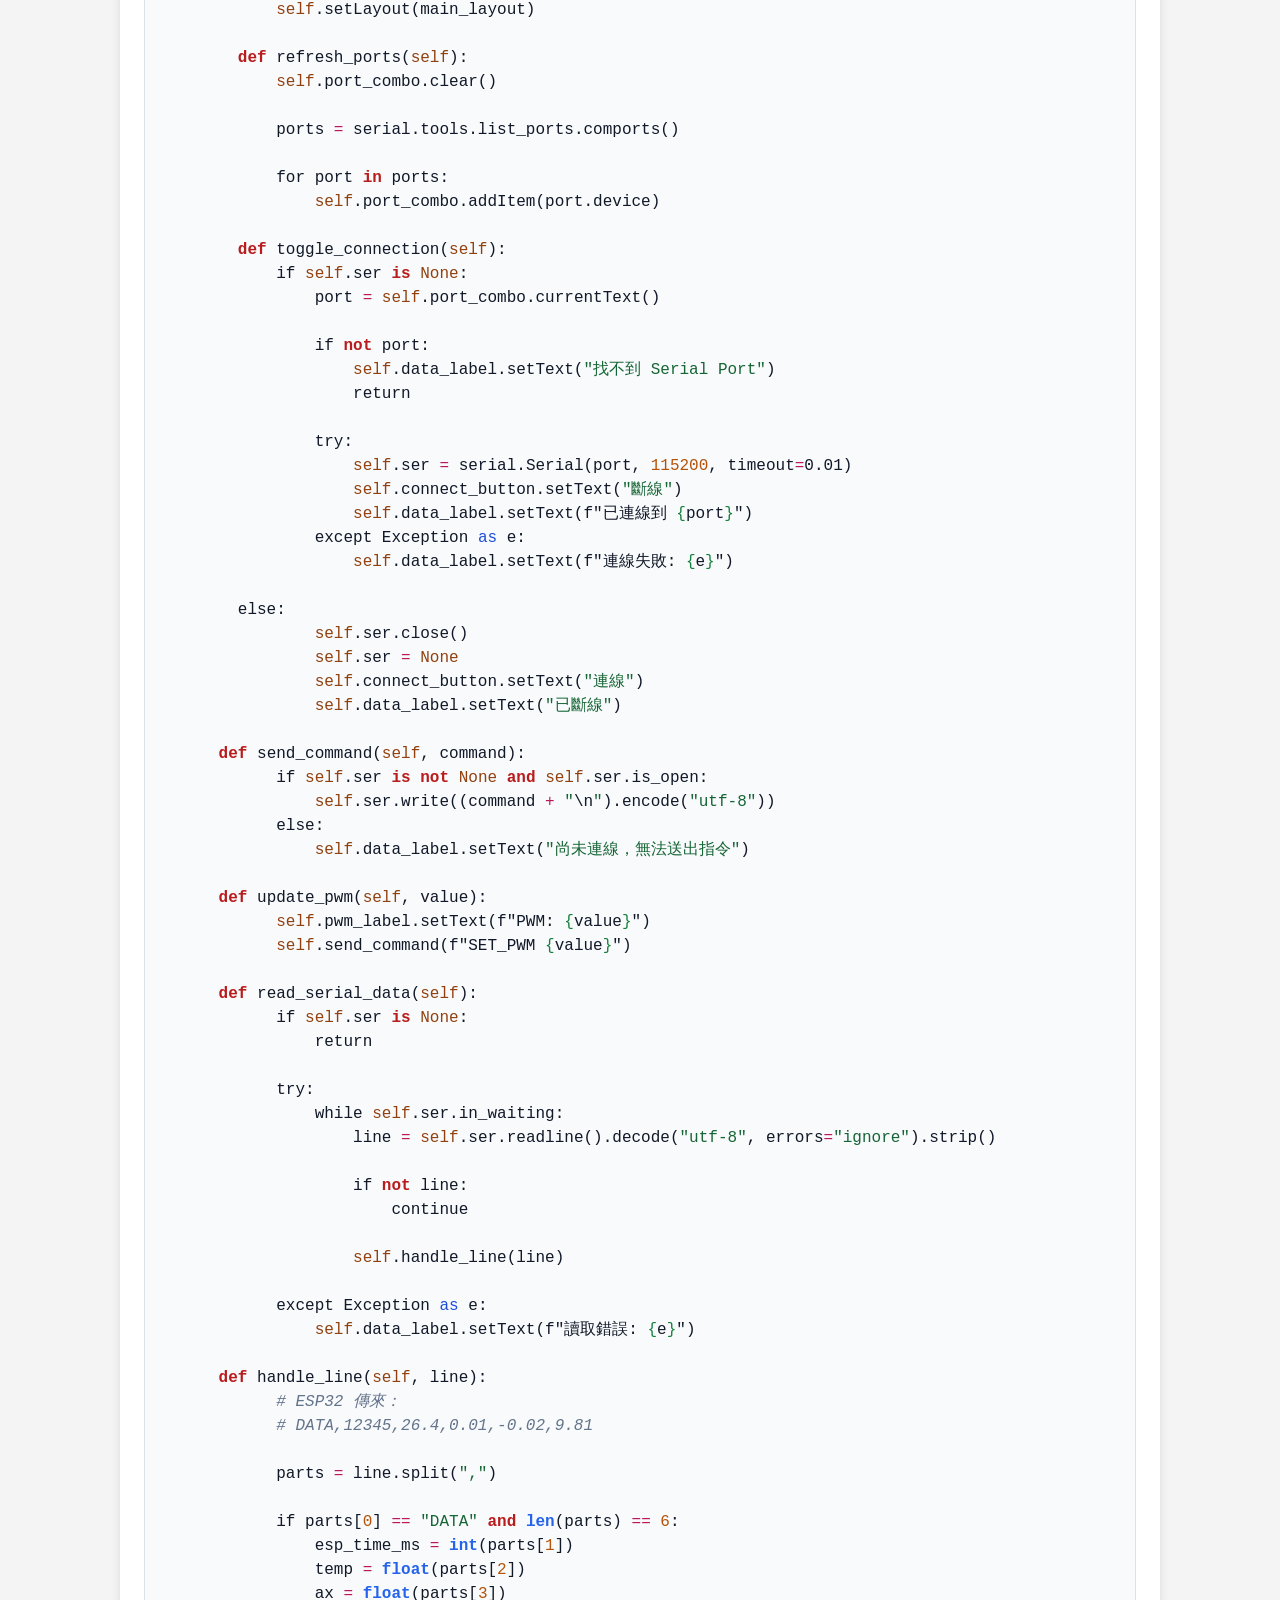
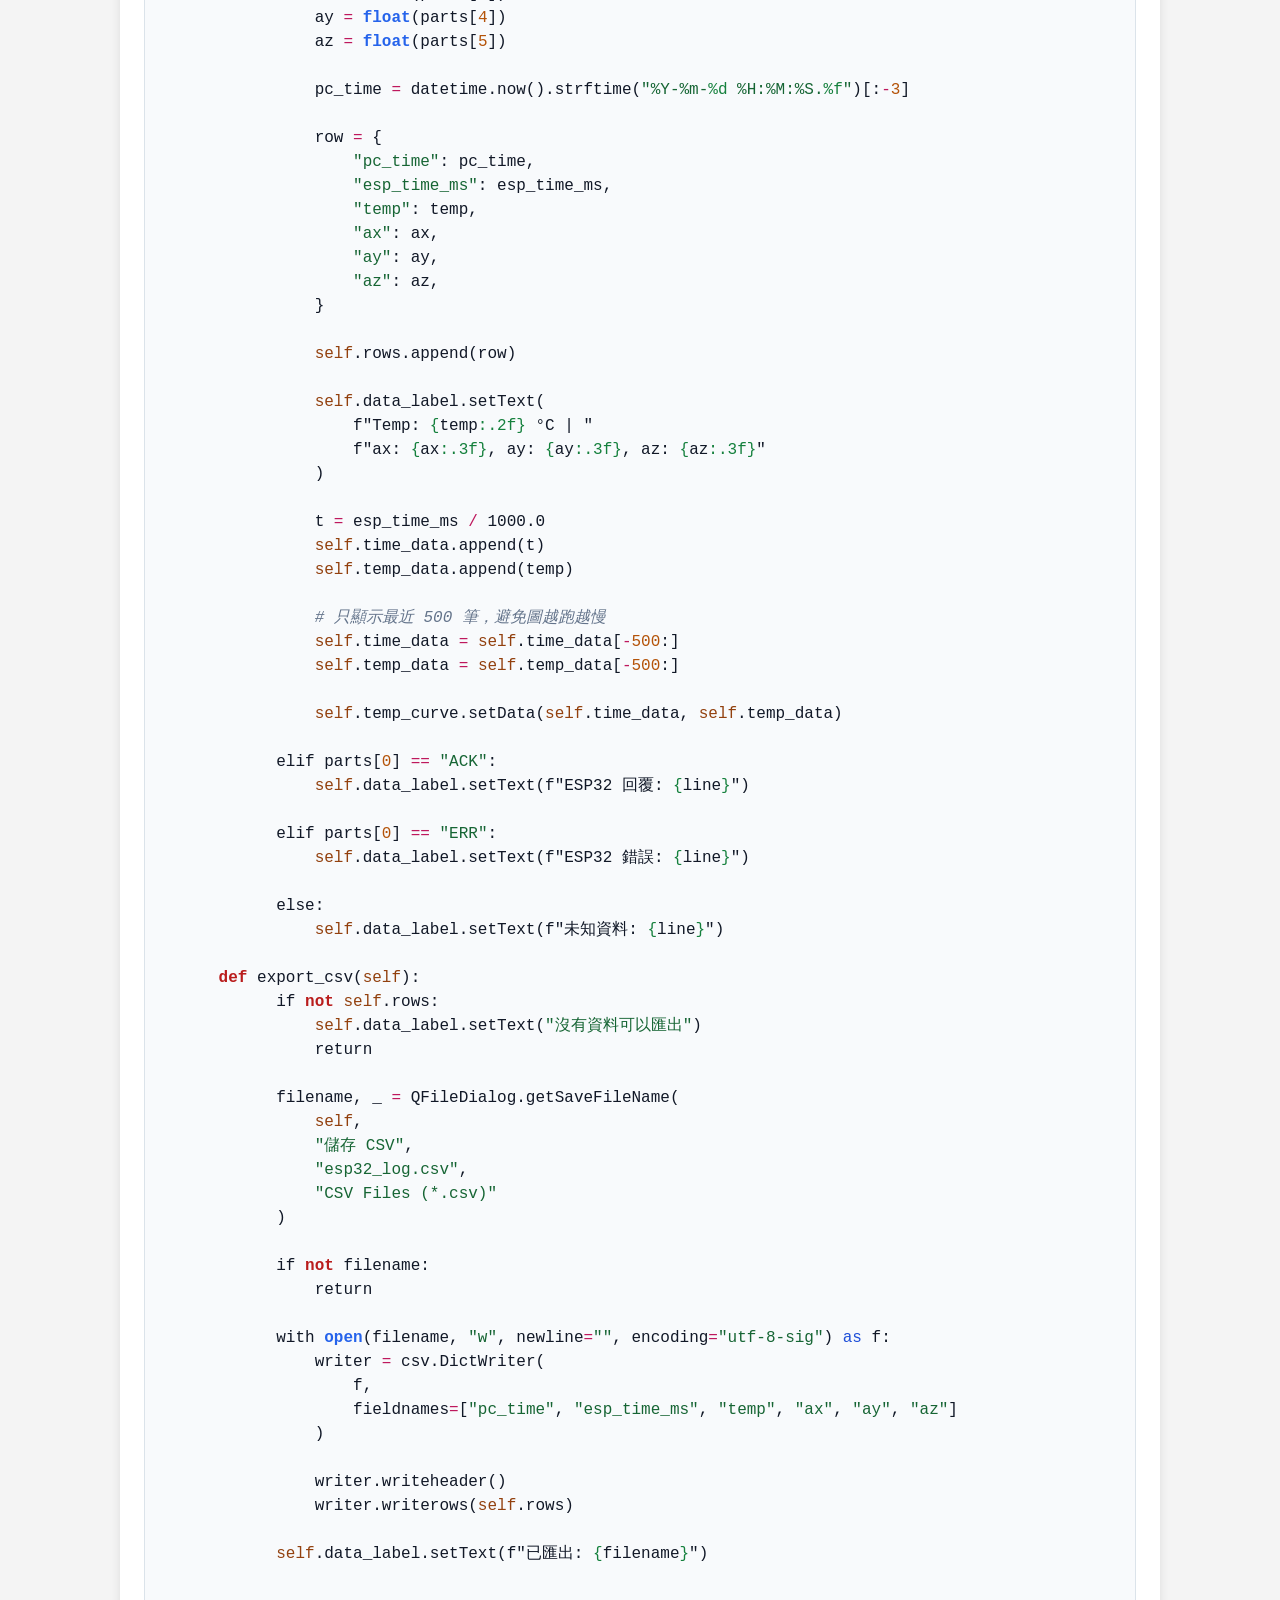
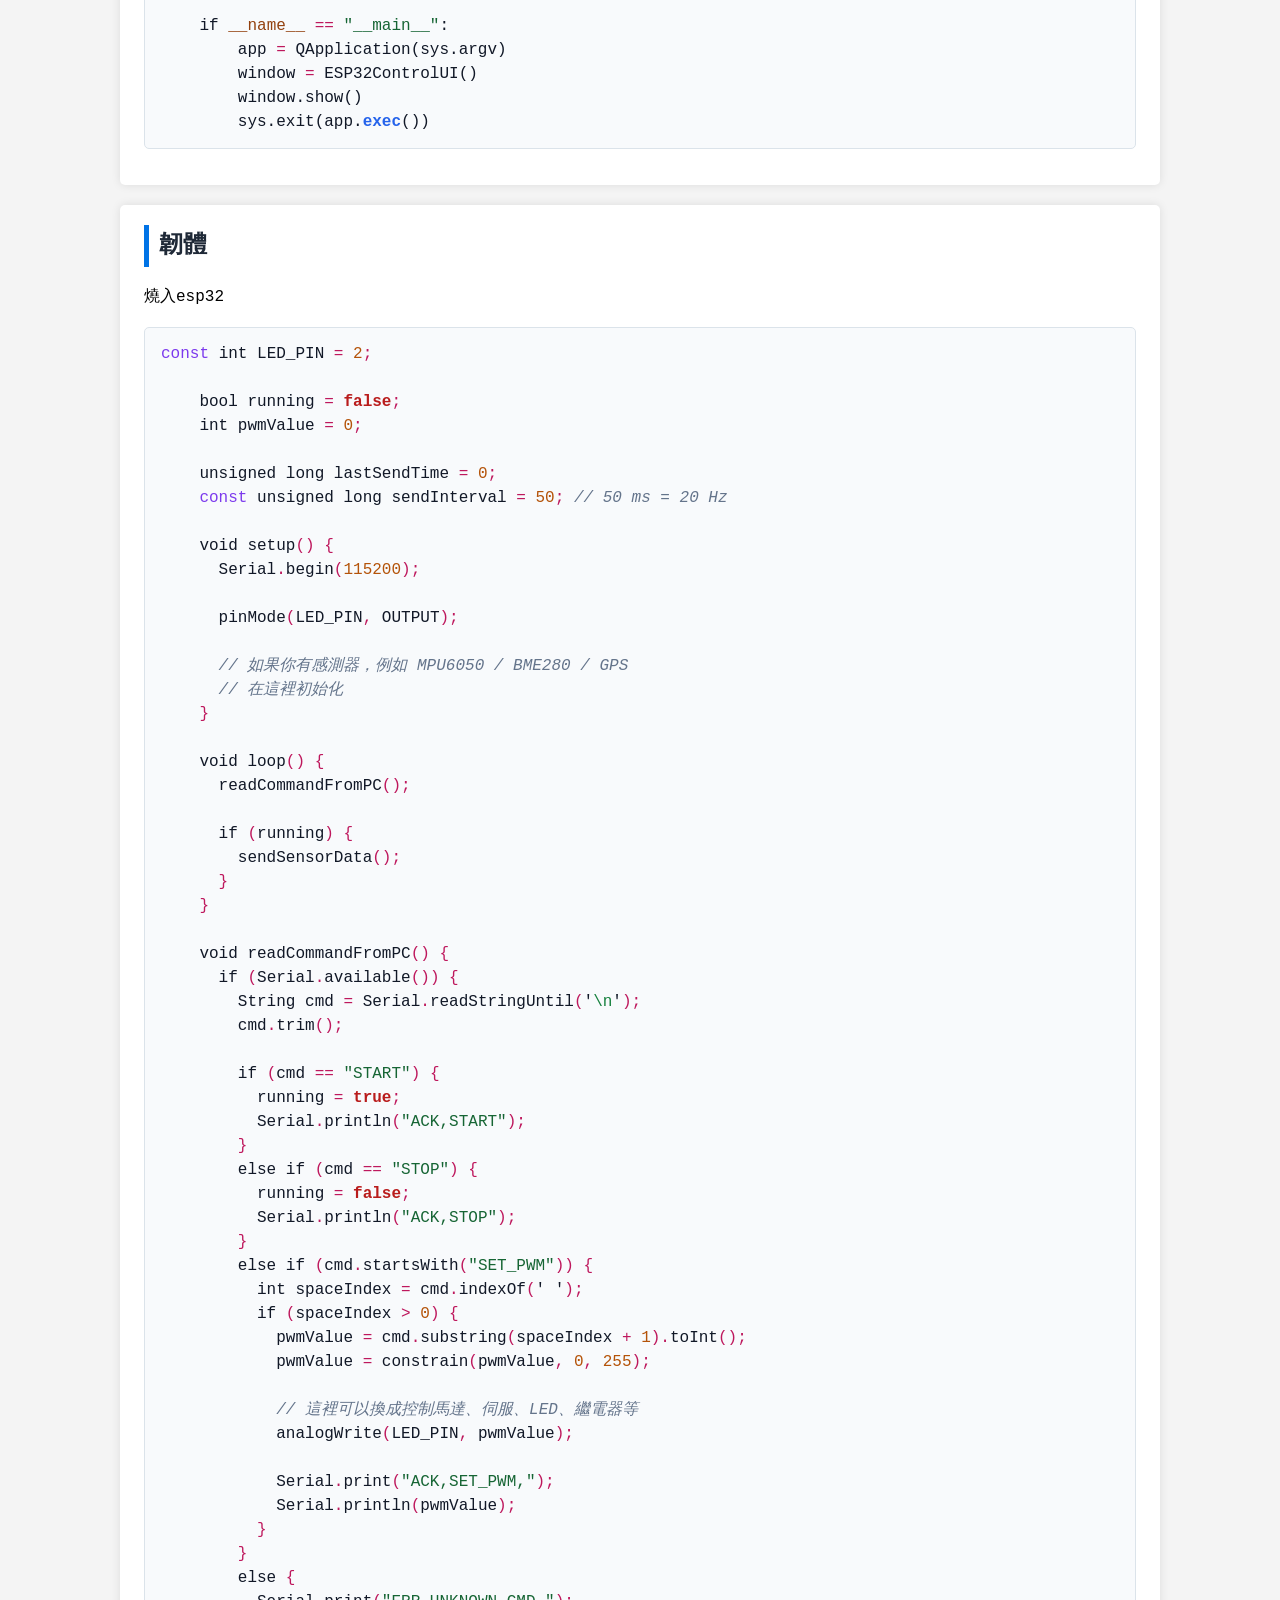
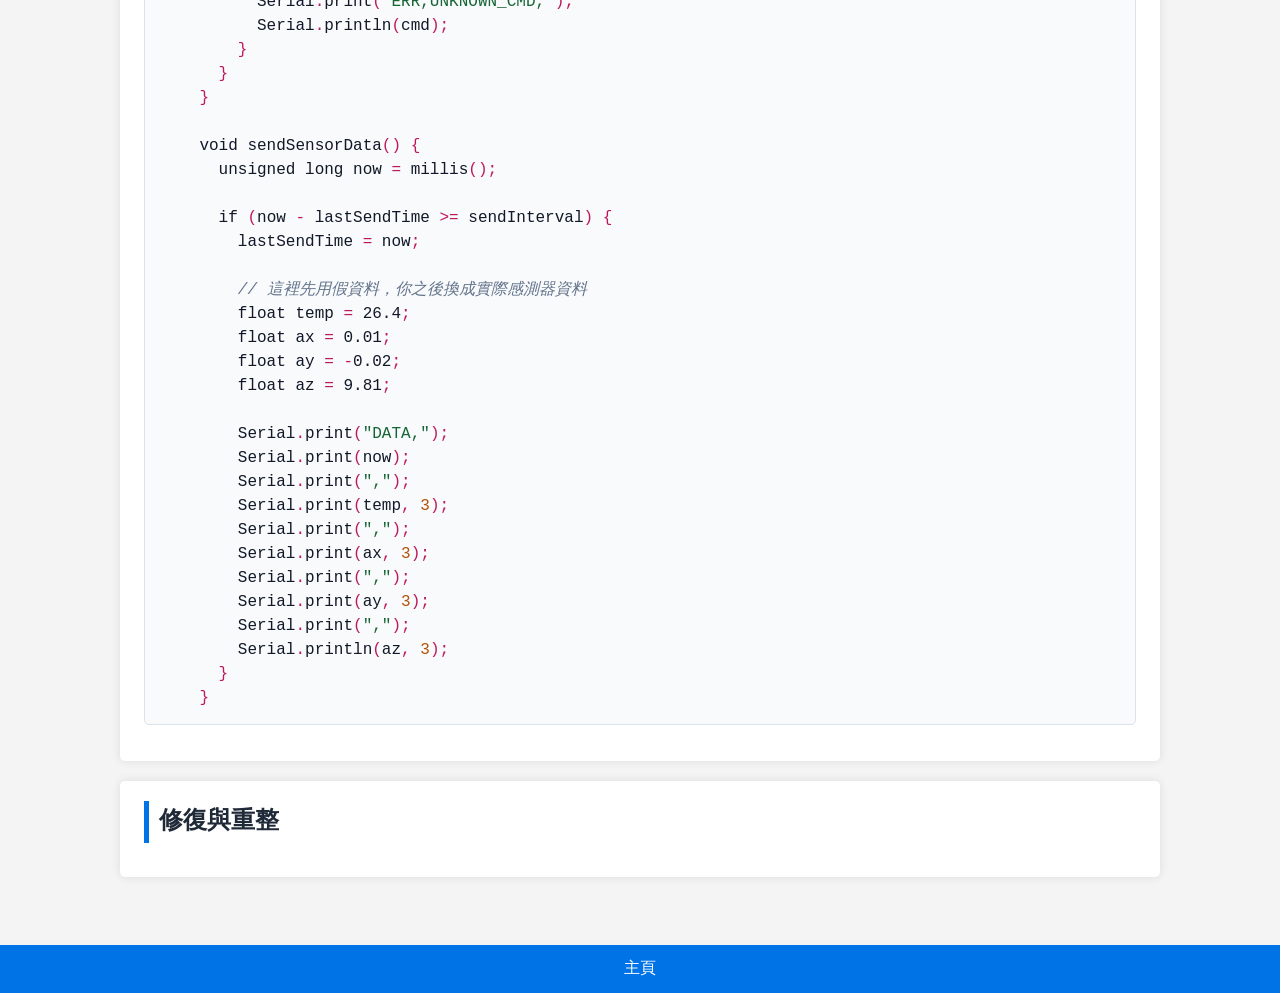
<file: log260509.html>
<!DOCTYPE html>
<html lang="zh-Hant">
<head>
<meta charset="utf-8"/>
<meta name="viewport" content="width=device-width, initial-scale=1.0"/>
<title>NYCU UAV BLOG</title>
<style>
body {
    font-family: Consolas, 'Courier New', monospace;
    background-color: #f4f4f4;
    margin: 0;
    padding: 0;
    line-height: 1.75;
    color: #111;
}
header {
    position: relative;
    background: #0073e6;
    color: white;
    padding: 18px 20px;
    text-align: center;
    box-shadow: 0 2px 8px rgba(0,0,0,0.08);
}
header h1 {
    margin: 0;
    font-size: 2rem;
    color: white;
}
.home-button {
    position: absolute;
    left: 20px;
    top: 50%;
    transform: translateY(-50%);
    display: inline-block;
    padding: 8px 14px;
    border-radius: 5px;
    background: rgba(255, 255, 255, 0.95);
    color: #0073e6;
    text-decoration: none;
    font-weight: 700;
    line-height: 1;
    box-shadow: 0 2px 6px rgba(0, 0, 0, 0.12);
}
.home-button:hover {
    background: white;
}
@media (max-width: 640px) {
    header {
        padding-top: 14px;
        padding-bottom: 18px;
    }
    .home-button {
        position: static;
        transform: none;
        margin-bottom: 12px;
    }
}
main {
    max-width: 1080px;
    margin: 0 auto;
    padding: 20px 0 28px;
}
section {
    margin: 20px;
    padding: 20px 24px;
    background: white;
    border-radius: 5px;
    box-shadow: 0 0 10px rgba(0, 0, 0, 0.1);
}
section h2 {
    margin-top: 0;
    margin-bottom: 14px;
    color: #1f2937;
    font-size: 1.5rem;
    border-left: 5px solid #0073e6;
    padding-left: 10px;
}
h3, h4 {
    color: #333;
    margin-top: 1.1em;
    margin-bottom: 0.4em;
}
p, li {
    color: #000;
}
pre, code {
    font-family: Consolas, 'Courier New', monospace;
}
pre {
    background: #f8fafc;
    color: #111827;
    border: 1px solid #dbe3ea;
    border-radius: 5px;
    padding: 14px 16px;
    overflow-x: auto;
    line-height: 1.5;
}
code {
    background: #eef3f8;
    padding: 0.1em 0.3em;
    border-radius: 3px;
}
pre code {
    background: transparent;
    padding: 0;
}
/* Syntax colors for Pandoc token classes */
pre.sourceCode code span.bu { color: #2563eb; font-weight: 600; }
pre.sourceCode code span.fu { color: #0f766e; font-weight: 600; }
pre.sourceCode code span.at { color: #7c3aed; }
pre.sourceCode code span.kw { color: #b91c1c; font-weight: 600; }
pre.sourceCode code span.op { color: #be185d; }
pre.sourceCode code span.st { color: #166534; }
pre.sourceCode code span.va { color: #92400e; }
pre.sourceCode code span.ex { color: #0f766e; font-weight: 600; }
pre.sourceCode code span.dv { color: #b45309; }
pre.sourceCode code span.co { color: #64748b; font-style: italic; }
pre.sourceCode code span.sc { color: #15803d; }
pre.sourceCode code span.im { color: #1d4ed8; }
pre.sourceCode code a {
    color: inherit;
    text-decoration: none;
}
a {
    color: #0073e6;
}
ul, ol {
    padding-left: 1.4rem;
}
blockquote {
    border-left: 4px solid #0073e6;
    margin: 1em 0;
    padding: 0.2em 1em;
    background: #f8fbff;
}
footer {
    text-align: center;
    padding: 10px;
    background: #0073e6;
    color: white;
    margin-top: 20px;
}
footer a {
    color: white;
    text-decoration: none;
}
    </style>
    </head>
    <body>
    <header><a class="home-button" href="index.html">← 回到主頁</a><h1>UAV大飛機-馬達架開發05/09</h1></header>
    <main>
    <section><h2>本次目標</h2><ul>
    <li>修復與重整馬達架</li>
    <li>硬體優化測量模組</li>
    <li>軟體優化韌體與UI</li>
    </ul></section>
    <section><h2>UI設計</h2>
    <h3>建立開發環境</h3>
    <p>安裝</p>
    <div class="sourceCode" id="cb1"><pre
    class="sourceCode bash"><code class="sourceCode bash"><span id="cb1-1"><a href="#cb1-1" aria-hidden="true" tabindex="-1"></a><span class="ex">pip</span> install pyserial pyside6 pyqtgraph</span></code></pre></div>
    <p>建立範例 esp32_ui.py(注意這只是範例，實際應用時需要根據具體需求進行修改)</p>
    <div class="sourceCode" id="cb2"><pre
    class="sourceCode python"><code class="sourceCode python"><span id="cb2-1"><a href="#cb2-1" aria-hidden="true" tabindex="-1"></a><span class="im">import</span> sys</span>
    <span id="cb2-2"><a href="#cb2-2" aria-hidden="true" tabindex="-1"></a><span class="im">import</span> csv</span>
    <span id="cb2-3"><a href="#cb2-3" aria-hidden="true" tabindex="-1"></a><span class="im">import</span> time</span>
    <span id="cb2-4"><a href="#cb2-4" aria-hidden="true" tabindex="-1"></a><span class="im">from</span> datetime <span class="im">import</span> datetime</span>
    <span id="cb2-5"><a href="#cb2-5" aria-hidden="true" tabindex="-1"></a></span>
    <span id="cb2-6"><a href="#cb2-6" aria-hidden="true" tabindex="-1"></a><span class="im">import</span> serial</span>
    <span id="cb2-7"><a href="#cb2-7" aria-hidden="true" tabindex="-1"></a><span class="im">import</span> serial.tools.list_ports</span>
    <span id="cb2-8"><a href="#cb2-8" aria-hidden="true" tabindex="-1"></a></span>
    <span id="cb2-9"><a href="#cb2-9" aria-hidden="true" tabindex="-1"></a><span class="im">from</span> PySide6.QtWidgets <span class="im">import</span> (</span>
    <span id="cb2-10"><a href="#cb2-10" aria-hidden="true" tabindex="-1"></a>    QApplication, QWidget, QVBoxLayout, QHBoxLayout,</span>
    <span id="cb2-11"><a href="#cb2-11" aria-hidden="true" tabindex="-1"></a>    QPushButton, QComboBox, QLabel, QSlider, QFileDialog</span>
    <span id="cb2-12"><a href="#cb2-12" aria-hidden="true" tabindex="-1"></a>)</span>
    <span id="cb2-13"><a href="#cb2-13" aria-hidden="true" tabindex="-1"></a><span class="im">from</span> PySide6.QtCore <span class="im">import</span> QTimer, Qt</span>
    <span id="cb2-14"><a href="#cb2-14" aria-hidden="true" tabindex="-1"></a></span>
    <span id="cb2-15"><a href="#cb2-15" aria-hidden="true" tabindex="-1"></a><span class="im">import</span> pyqtgraph <span class="im">as</span> pg</span>
    <span id="cb2-16"><a href="#cb2-16" aria-hidden="true" tabindex="-1"></a></span>
    <span id="cb2-17"><a href="#cb2-17" aria-hidden="true" tabindex="-1"></a></span>
    <span id="cb2-18"><a href="#cb2-18" aria-hidden="true" tabindex="-1"></a><span class="kw">class</span> ESP32ControlUI(QWidget):</span>
    <span id="cb2-19"><a href="#cb2-19" aria-hidden="true" tabindex="-1"></a>    <span class="kw">def</span> <span class="fu">__init__</span>(<span class="va">self</span>):</span>
    <span id="cb2-20"><a href="#cb2-20" aria-hidden="true" tabindex="-1"></a>        <span class="bu">super</span>().<span class="fu">__init__</span>()</span>
    <span id="cb2-21"><a href="#cb2-21" aria-hidden="true" tabindex="-1"></a></span>
    <span id="cb2-22"><a href="#cb2-22" aria-hidden="true" tabindex="-1"></a>        <span class="va">self</span>.setWindowTitle(<span class="st">&quot;ESP32 Sensor Control UI&quot;</span>)</span>
    <span id="cb2-23"><a href="#cb2-23" aria-hidden="true" tabindex="-1"></a>        <span class="va">self</span>.resize(<span class="dv">900</span>, <span class="dv">600</span>)</span>
    <span id="cb2-24"><a href="#cb2-24" aria-hidden="true" tabindex="-1"></a></span>
    <span id="cb2-25"><a href="#cb2-25" aria-hidden="true" tabindex="-1"></a>        <span class="va">self</span>.ser <span class="op">=</span> <span class="va">None</span></span>
    <span id="cb2-26"><a href="#cb2-26" aria-hidden="true" tabindex="-1"></a>        <span class="va">self</span>.rows <span class="op">=</span> []</span>
    <span id="cb2-27"><a href="#cb2-27" aria-hidden="true" tabindex="-1"></a></span>
    <span id="cb2-28"><a href="#cb2-28" aria-hidden="true" tabindex="-1"></a>        <span class="va">self</span>.time_data <span class="op">=</span> []</span>
    <span id="cb2-29"><a href="#cb2-29" aria-hidden="true" tabindex="-1"></a>        <span class="va">self</span>.temp_data <span class="op">=</span> []</span>
    <span id="cb2-30"><a href="#cb2-30" aria-hidden="true" tabindex="-1"></a></span>
    <span id="cb2-31"><a href="#cb2-31" aria-hidden="true" tabindex="-1"></a>        <span class="va">self</span>.build_ui()</span>
    <span id="cb2-32"><a href="#cb2-32" aria-hidden="true" tabindex="-1"></a></span>
    <span id="cb2-33"><a href="#cb2-33" aria-hidden="true" tabindex="-1"></a>        <span class="va">self</span>.timer <span class="op">=</span> QTimer()</span>
    <span id="cb2-34"><a href="#cb2-34" aria-hidden="true" tabindex="-1"></a>        <span class="va">self</span>.timer.timeout.<span class="ex">connect</span>(<span class="va">self</span>.read_serial_data)</span>
    <span id="cb2-35"><a href="#cb2-35" aria-hidden="true" tabindex="-1"></a>        <span class="va">self</span>.timer.start(<span class="dv">20</span>)</span>
    <span id="cb2-36"><a href="#cb2-36" aria-hidden="true" tabindex="-1"></a></span>
    <span id="cb2-37"><a href="#cb2-37" aria-hidden="true" tabindex="-1"></a>    <span class="kw">def</span> build_ui(<span class="va">self</span>):</span>
    <span id="cb2-38"><a href="#cb2-38" aria-hidden="true" tabindex="-1"></a>        main_layout <span class="op">=</span> QVBoxLayout()</span>
    <span id="cb2-39"><a href="#cb2-39" aria-hidden="true" tabindex="-1"></a></span>
    <span id="cb2-40"><a href="#cb2-40" aria-hidden="true" tabindex="-1"></a>        <span class="co"># ---------- Serial control ----------</span></span>
    <span id="cb2-41"><a href="#cb2-41" aria-hidden="true" tabindex="-1"></a>        serial_layout <span class="op">=</span> QHBoxLayout()</span>
    <span id="cb2-42"><a href="#cb2-42" aria-hidden="true" tabindex="-1"></a></span>
    <span id="cb2-43"><a href="#cb2-43" aria-hidden="true" tabindex="-1"></a>        <span class="va">self</span>.port_combo <span class="op">=</span> QComboBox()</span>
    <span id="cb2-44"><a href="#cb2-44" aria-hidden="true" tabindex="-1"></a>        <span class="va">self</span>.refresh_ports()</span>
    <span id="cb2-45"><a href="#cb2-45" aria-hidden="true" tabindex="-1"></a></span>
    <span id="cb2-46"><a href="#cb2-46" aria-hidden="true" tabindex="-1"></a>        <span class="va">self</span>.refresh_button <span class="op">=</span> QPushButton(<span class="st">&quot;重新整理 Port&quot;</span>)</span>
    <span id="cb2-47"><a href="#cb2-47" aria-hidden="true" tabindex="-1"></a>        <span class="va">self</span>.refresh_button.clicked.<span class="ex">connect</span>(<span class="va">self</span>.refresh_ports)</span>
    <span id="cb2-48"><a href="#cb2-48" aria-hidden="true" tabindex="-1"></a></span>
    <span id="cb2-49"><a href="#cb2-49" aria-hidden="true" tabindex="-1"></a>        <span class="va">self</span>.connect_button <span class="op">=</span> QPushButton(<span class="st">&quot;連線&quot;</span>)</span>
    <span id="cb2-50"><a href="#cb2-50" aria-hidden="true" tabindex="-1"></a>        <span class="va">self</span>.connect_button.clicked.<span class="ex">connect</span>(<span class="va">self</span>.toggle_connection)</span>
    <span id="cb2-51"><a href="#cb2-51" aria-hidden="true" tabindex="-1"></a></span>
    <span id="cb2-52"><a href="#cb2-52" aria-hidden="true" tabindex="-1"></a>        serial_layout.addWidget(QLabel(<span class="st">&quot;Serial Port:&quot;</span>))</span>
    <span id="cb2-53"><a href="#cb2-53" aria-hidden="true" tabindex="-1"></a>        serial_layout.addWidget(<span class="va">self</span>.port_combo)</span>
    <span id="cb2-54"><a href="#cb2-54" aria-hidden="true" tabindex="-1"></a>        serial_layout.addWidget(<span class="va">self</span>.refresh_button)</span>
    <span id="cb2-55"><a href="#cb2-55" aria-hidden="true" tabindex="-1"></a>        serial_layout.addWidget(<span class="va">self</span>.connect_button)</span>
    <span id="cb2-56"><a href="#cb2-56" aria-hidden="true" tabindex="-1"></a></span>
    <span id="cb2-57"><a href="#cb2-57" aria-hidden="true" tabindex="-1"></a>        main_layout.addLayout(serial_layout)</span>
    <span id="cb2-58"><a href="#cb2-58" aria-hidden="true" tabindex="-1"></a></span>
    <span id="cb2-59"><a href="#cb2-59" aria-hidden="true" tabindex="-1"></a>        <span class="co"># ---------- Command buttons ----------</span></span>
    <span id="cb2-60"><a href="#cb2-60" aria-hidden="true" tabindex="-1"></a>        command_layout <span class="op">=</span> QHBoxLayout()</span>
    <span id="cb2-61"><a href="#cb2-61" aria-hidden="true" tabindex="-1"></a></span>
    <span id="cb2-62"><a href="#cb2-62" aria-hidden="true" tabindex="-1"></a>        <span class="va">self</span>.start_button <span class="op">=</span> QPushButton(<span class="st">&quot;START&quot;</span>)</span>
    <span id="cb2-63"><a href="#cb2-63" aria-hidden="true" tabindex="-1"></a>        <span class="va">self</span>.start_button.clicked.<span class="ex">connect</span>(<span class="kw">lambda</span>: <span class="va">self</span>.send_command(<span class="st">&quot;START&quot;</span>))</span>
    <span id="cb2-64"><a href="#cb2-64" aria-hidden="true" tabindex="-1"></a></span>
    <span id="cb2-65"><a href="#cb2-65" aria-hidden="true" tabindex="-1"></a>        <span class="va">self</span>.stop_button <span class="op">=</span> QPushButton(<span class="st">&quot;STOP&quot;</span>)</span>
    <span id="cb2-66"><a href="#cb2-66" aria-hidden="true" tabindex="-1"></a>        <span class="va">self</span>.stop_button.clicked.<span class="ex">connect</span>(<span class="kw">lambda</span>: <span class="va">self</span>.send_command(<span class="st">&quot;STOP&quot;</span>))</span>
    <span id="cb2-67"><a href="#cb2-67" aria-hidden="true" tabindex="-1"></a></span>
    <span id="cb2-68"><a href="#cb2-68" aria-hidden="true" tabindex="-1"></a>        <span class="va">self</span>.export_button <span class="op">=</span> QPushButton(<span class="st">&quot;匯出 CSV&quot;</span>)</span>
    <span id="cb2-69"><a href="#cb2-69" aria-hidden="true" tabindex="-1"></a>        <span class="va">self</span>.export_button.clicked.<span class="ex">connect</span>(<span class="va">self</span>.export_csv)</span>
    <span id="cb2-70"><a href="#cb2-70" aria-hidden="true" tabindex="-1"></a></span>
    <span id="cb2-71"><a href="#cb2-71" aria-hidden="true" tabindex="-1"></a>        command_layout.addWidget(<span class="va">self</span>.start_button)</span>
    <span id="cb2-72"><a href="#cb2-72" aria-hidden="true" tabindex="-1"></a>        command_layout.addWidget(<span class="va">self</span>.stop_button)</span>
    <span id="cb2-73"><a href="#cb2-73" aria-hidden="true" tabindex="-1"></a>        command_layout.addWidget(<span class="va">self</span>.export_button)</span>
    <span id="cb2-74"><a href="#cb2-74" aria-hidden="true" tabindex="-1"></a></span>
    <span id="cb2-75"><a href="#cb2-75" aria-hidden="true" tabindex="-1"></a>        main_layout.addLayout(command_layout)</span>
    <span id="cb2-76"><a href="#cb2-76" aria-hidden="true" tabindex="-1"></a></span>
    <span id="cb2-77"><a href="#cb2-77" aria-hidden="true" tabindex="-1"></a>        <span class="co"># ---------- PWM slider ----------</span></span>
    <span id="cb2-78"><a href="#cb2-78" aria-hidden="true" tabindex="-1"></a>        pwm_layout <span class="op">=</span> QHBoxLayout()</span>
    <span id="cb2-79"><a href="#cb2-79" aria-hidden="true" tabindex="-1"></a></span>
    <span id="cb2-80"><a href="#cb2-80" aria-hidden="true" tabindex="-1"></a>        <span class="va">self</span>.pwm_label <span class="op">=</span> QLabel(<span class="st">&quot;PWM: 0&quot;</span>)</span>
    <span id="cb2-81"><a href="#cb2-81" aria-hidden="true" tabindex="-1"></a></span>
    <span id="cb2-82"><a href="#cb2-82" aria-hidden="true" tabindex="-1"></a>        <span class="va">self</span>.pwm_slider <span class="op">=</span> QSlider(Qt.Horizontal)</span>
    <span id="cb2-83"><a href="#cb2-83" aria-hidden="true" tabindex="-1"></a>        <span class="va">self</span>.pwm_slider.setMinimum(<span class="dv">0</span>)</span>
    <span id="cb2-84"><a href="#cb2-84" aria-hidden="true" tabindex="-1"></a>        <span class="va">self</span>.pwm_slider.setMaximum(<span class="dv">255</span>)</span>
    <span id="cb2-85"><a href="#cb2-85" aria-hidden="true" tabindex="-1"></a>        <span class="va">self</span>.pwm_slider.setValue(<span class="dv">0</span>)</span>
    <span id="cb2-86"><a href="#cb2-86" aria-hidden="true" tabindex="-1"></a>        <span class="va">self</span>.pwm_slider.valueChanged.<span class="ex">connect</span>(<span class="va">self</span>.update_pwm)</span>
    <span id="cb2-87"><a href="#cb2-87" aria-hidden="true" tabindex="-1"></a></span>
    <span id="cb2-88"><a href="#cb2-88" aria-hidden="true" tabindex="-1"></a>        pwm_layout.addWidget(<span class="va">self</span>.pwm_label)</span>
    <span id="cb2-89"><a href="#cb2-89" aria-hidden="true" tabindex="-1"></a>        pwm_layout.addWidget(<span class="va">self</span>.pwm_slider)</span>
    <span id="cb2-90"><a href="#cb2-90" aria-hidden="true" tabindex="-1"></a></span>
    <span id="cb2-91"><a href="#cb2-91" aria-hidden="true" tabindex="-1"></a>        main_layout.addLayout(pwm_layout)</span>
    <span id="cb2-92"><a href="#cb2-92" aria-hidden="true" tabindex="-1"></a></span>
    <span id="cb2-93"><a href="#cb2-93" aria-hidden="true" tabindex="-1"></a>        <span class="co"># ---------- Latest data ----------</span></span>
    <span id="cb2-94"><a href="#cb2-94" aria-hidden="true" tabindex="-1"></a>        <span class="va">self</span>.data_label <span class="op">=</span> QLabel(<span class="st">&quot;尚未收到資料&quot;</span>)</span>
    <span id="cb2-95"><a href="#cb2-95" aria-hidden="true" tabindex="-1"></a>        main_layout.addWidget(<span class="va">self</span>.data_label)</span>
    <span id="cb2-96"><a href="#cb2-96" aria-hidden="true" tabindex="-1"></a></span>
    <span id="cb2-97"><a href="#cb2-97" aria-hidden="true" tabindex="-1"></a>        <span class="co"># ---------- Plot ----------</span></span>
    <span id="cb2-98"><a href="#cb2-98" aria-hidden="true" tabindex="-1"></a>        <span class="va">self</span>.plot_widget <span class="op">=</span> pg.PlotWidget()</span>
    <span id="cb2-99"><a href="#cb2-99" aria-hidden="true" tabindex="-1"></a>        <span class="va">self</span>.plot_widget.setTitle(<span class="st">&quot;Temperature&quot;</span>)</span>
    <span id="cb2-100"><a href="#cb2-100" aria-hidden="true" tabindex="-1"></a>        <span class="va">self</span>.plot_widget.setLabel(<span class="st">&quot;left&quot;</span>, <span class="st">&quot;Temp&quot;</span>, units<span class="op">=</span><span class="st">&quot;C&quot;</span>)</span>
    <span id="cb2-101"><a href="#cb2-101" aria-hidden="true" tabindex="-1"></a>        <span class="va">self</span>.plot_widget.setLabel(<span class="st">&quot;bottom&quot;</span>, <span class="st">&quot;Time&quot;</span>, units<span class="op">=</span><span class="st">&quot;s&quot;</span>)</span>
    <span id="cb2-102"><a href="#cb2-102" aria-hidden="true" tabindex="-1"></a></span>
    <span id="cb2-103"><a href="#cb2-103" aria-hidden="true" tabindex="-1"></a>        <span class="va">self</span>.temp_curve <span class="op">=</span> <span class="va">self</span>.plot_widget.plot(<span class="va">self</span>.time_data, <span class="va">self</span>.temp_data)</span>
    <span id="cb2-104"><a href="#cb2-104" aria-hidden="true" tabindex="-1"></a></span>
    <span id="cb2-105"><a href="#cb2-105" aria-hidden="true" tabindex="-1"></a>        main_layout.addWidget(<span class="va">self</span>.plot_widget)</span>
    <span id="cb2-106"><a href="#cb2-106" aria-hidden="true" tabindex="-1"></a></span>
    <span id="cb2-107"><a href="#cb2-107" aria-hidden="true" tabindex="-1"></a>        <span class="va">self</span>.setLayout(main_layout)</span>
    <span id="cb2-108"><a href="#cb2-108" aria-hidden="true" tabindex="-1"></a></span>
    <span id="cb2-109"><a href="#cb2-109" aria-hidden="true" tabindex="-1"></a>    <span class="kw">def</span> refresh_ports(<span class="va">self</span>):</span>
    <span id="cb2-110"><a href="#cb2-110" aria-hidden="true" tabindex="-1"></a>        <span class="va">self</span>.port_combo.clear()</span>
    <span id="cb2-111"><a href="#cb2-111" aria-hidden="true" tabindex="-1"></a></span>
    <span id="cb2-112"><a href="#cb2-112" aria-hidden="true" tabindex="-1"></a>        ports <span class="op">=</span> serial.tools.list_ports.comports()</span>
    <span id="cb2-113"><a href="#cb2-113" aria-hidden="true" tabindex="-1"></a></span>
    <span id="cb2-114"><a href="#cb2-114" aria-hidden="true" tabindex="-1"></a>        <span class="cf">for</span> port <span class="kw">in</span> ports:</span>
    <span id="cb2-115"><a href="#cb2-115" aria-hidden="true" tabindex="-1"></a>            <span class="va">self</span>.port_combo.addItem(port.device)</span>
    <span id="cb2-116"><a href="#cb2-116" aria-hidden="true" tabindex="-1"></a></span>
    <span id="cb2-117"><a href="#cb2-117" aria-hidden="true" tabindex="-1"></a>    <span class="kw">def</span> toggle_connection(<span class="va">self</span>):</span>
    <span id="cb2-118"><a href="#cb2-118" aria-hidden="true" tabindex="-1"></a>        <span class="cf">if</span> <span class="va">self</span>.ser <span class="kw">is</span> <span class="va">None</span>:</span>
    <span id="cb2-119"><a href="#cb2-119" aria-hidden="true" tabindex="-1"></a>            port <span class="op">=</span> <span class="va">self</span>.port_combo.currentText()</span>
    <span id="cb2-120"><a href="#cb2-120" aria-hidden="true" tabindex="-1"></a></span>
    <span id="cb2-121"><a href="#cb2-121" aria-hidden="true" tabindex="-1"></a>            <span class="cf">if</span> <span class="kw">not</span> port:</span>
    <span id="cb2-122"><a href="#cb2-122" aria-hidden="true" tabindex="-1"></a>                <span class="va">self</span>.data_label.setText(<span class="st">&quot;找不到 Serial Port&quot;</span>)</span>
    <span id="cb2-123"><a href="#cb2-123" aria-hidden="true" tabindex="-1"></a>                <span class="cf">return</span></span>
    <span id="cb2-124"><a href="#cb2-124" aria-hidden="true" tabindex="-1"></a></span>
    <span id="cb2-125"><a href="#cb2-125" aria-hidden="true" tabindex="-1"></a>            <span class="cf">try</span>:</span>
    <span id="cb2-126"><a href="#cb2-126" aria-hidden="true" tabindex="-1"></a>                <span class="va">self</span>.ser <span class="op">=</span> serial.Serial(port, <span class="dv">115200</span>, timeout<span class="op">=</span><span class="fl">0.01</span>)</span>
    <span id="cb2-127"><a href="#cb2-127" aria-hidden="true" tabindex="-1"></a>                <span class="va">self</span>.connect_button.setText(<span class="st">&quot;斷線&quot;</span>)</span>
    <span id="cb2-128"><a href="#cb2-128" aria-hidden="true" tabindex="-1"></a>                <span class="va">self</span>.data_label.setText(<span class="ss">f&quot;已連線到 </span><span class="sc">{</span>port<span class="sc">}</span><span class="ss">&quot;</span>)</span>
    <span id="cb2-129"><a href="#cb2-129" aria-hidden="true" tabindex="-1"></a>            <span class="cf">except</span> <span class="pp">Exception</span> <span class="im">as</span> e:</span>
    <span id="cb2-130"><a href="#cb2-130" aria-hidden="true" tabindex="-1"></a>                <span class="va">self</span>.data_label.setText(<span class="ss">f&quot;連線失敗: </span><span class="sc">{</span>e<span class="sc">}</span><span class="ss">&quot;</span>)</span>
    <span id="cb2-131"><a href="#cb2-131" aria-hidden="true" tabindex="-1"></a></span>
        <span class="cf">else</span>:</span>
    <span id="cb2-133"><a href="#cb2-133" aria-hidden="true" tabindex="-1"></a>            <span class="va">self</span>.ser.close()</span>
    <span id="cb2-134"><a href="#cb2-134" aria-hidden="true" tabindex="-1"></a>            <span class="va">self</span>.ser <span class="op">=</span> <span class="va">None</span></span>
    <span id="cb2-135"><a href="#cb2-135" aria-hidden="true" tabindex="-1"></a>            <span class="va">self</span>.connect_button.setText(<span class="st">&quot;連線&quot;</span>)</span>
    <span id="cb2-136"><a href="#cb2-136" aria-hidden="true" tabindex="-1"></a>            <span class="va">self</span>.data_label.setText(<span class="st">&quot;已斷線&quot;</span>)</span>
    <span id="cb2-137"><a href="#cb2-137" aria-hidden="true" tabindex="-1"></a></span>
      <span class="kw">def</span> send_command(<span class="va">self</span>, command):</span>
    <span id="cb2-139"><a href="#cb2-139" aria-hidden="true" tabindex="-1"></a>        <span class="cf">if</span> <span class="va">self</span>.ser <span class="kw">is</span> <span class="kw">not</span> <span class="va">None</span> <span class="kw">and</span> <span class="va">self</span>.ser.is_open:</span>
    <span id="cb2-140"><a href="#cb2-140" aria-hidden="true" tabindex="-1"></a>            <span class="va">self</span>.ser.write((command <span class="op">+</span> <span class="st">"</span><span class="ch">\n</span><span class="st">"</span>).encode(<span class="st">"utf-8"</span>))</span>
    <span id="cb2-141"><a href="#cb2-141" aria-hidden="true" tabindex="-1"></a>        <span class="cf">else</span>:</span>
    <span id="cb2-142"><a href="#cb2-142" aria-hidden="true" tabindex="-1"></a>            <span class="va">self</span>.data_label.setText(<span class="st">"尚未連線，無法送出指令"</span>)</span>
    <span id="cb2-143"><a href="#cb2-143" aria-hidden="true" tabindex="-1"></a></span>
      <span class="kw">def</span> update_pwm(<span class="va">self</span>, value):</span>
    <span id="cb2-145"><a href="#cb2-145" aria-hidden="true" tabindex="-1"></a>        <span class="va">self</span>.pwm_label.setText(<span class="ss">f&quot;PWM: </span><span class="sc">{</span>value<span class="sc">}</span><span class="ss">&quot;</span>)</span>
    <span id="cb2-146"><a href="#cb2-146" aria-hidden="true" tabindex="-1"></a>        <span class="va">self</span>.send_command(<span class="ss">f&quot;SET_PWM </span><span class="sc">{</span>value<span class="sc">}</span><span class="ss">&quot;</span>)</span>
    <span id="cb2-147"><a href="#cb2-147" aria-hidden="true" tabindex="-1"></a></span>
      <span class="kw">def</span> read_serial_data(<span class="va">self</span>):</span>
    <span id="cb2-149"><a href="#cb2-149" aria-hidden="true" tabindex="-1"></a>        <span class="cf">if</span> <span class="va">self</span>.ser <span class="kw">is</span> <span class="va">None</span>:</span>
    <span id="cb2-150"><a href="#cb2-150" aria-hidden="true" tabindex="-1"></a>            <span class="cf">return</span></span>
    <span id="cb2-151"><a href="#cb2-151" aria-hidden="true" tabindex="-1"></a></span>
    <span id="cb2-152"><a href="#cb2-152" aria-hidden="true" tabindex="-1"></a>        <span class="cf">try</span>:</span>
    <span id="cb2-153"><a href="#cb2-153" aria-hidden="true" tabindex="-1"></a>            <span class="cf">while</span> <span class="va">self</span>.ser.in_waiting:</span>
    <span id="cb2-154"><a href="#cb2-154" aria-hidden="true" tabindex="-1"></a>                line <span class="op">=</span> <span class="va">self</span>.ser.readline().decode(<span class="st">"utf-8"</span>, errors<span class="op">=</span><span class="st">"ignore"</span>).strip()</span>
    <span id="cb2-155"><a href="#cb2-155" aria-hidden="true" tabindex="-1"></a></span>
    <span id="cb2-156"><a href="#cb2-156" aria-hidden="true" tabindex="-1"></a>                <span class="cf">if</span> <span class="kw">not</span> line:</span>
    <span id="cb2-157"><a href="#cb2-157" aria-hidden="true" tabindex="-1"></a>                    <span class="cf">continue</span></span>
    <span id="cb2-158"><a href="#cb2-158" aria-hidden="true" tabindex="-1"></a></span>
    <span id="cb2-159"><a href="#cb2-159" aria-hidden="true" tabindex="-1"></a>                <span class="va">self</span>.handle_line(line)</span>
    <span id="cb2-160"><a href="#cb2-160" aria-hidden="true" tabindex="-1"></a></span>
    <span id="cb2-161"><a href="#cb2-161" aria-hidden="true" tabindex="-1"></a>        <span class="cf">except</span> <span class="pp">Exception</span> <span class="im">as</span> e:</span>
    <span id="cb2-162"><a href="#cb2-162" aria-hidden="true" tabindex="-1"></a>            <span class="va">self</span>.data_label.setText(<span class="ss">f&quot;讀取錯誤: </span><span class="sc">{</span>e<span class="sc">}</span><span class="ss">&quot;</span>)</span>
    <span id="cb2-163"><a href="#cb2-163" aria-hidden="true" tabindex="-1"></a></span>
      <span class="kw">def</span> handle_line(<span class="va">self</span>, line):</span>
    <span id="cb2-165"><a href="#cb2-165" aria-hidden="true" tabindex="-1"></a>        <span class="co"># ESP32 傳來：</span></span>
    <span id="cb2-166"><a href="#cb2-166" aria-hidden="true" tabindex="-1"></a>        <span class="co"># DATA,12345,26.4,0.01,-0.02,9.81</span></span>
    <span id="cb2-167"><a href="#cb2-167" aria-hidden="true" tabindex="-1"></a></span>
    <span id="cb2-168"><a href="#cb2-168" aria-hidden="true" tabindex="-1"></a>        parts <span class="op">=</span> line.split(<span class="st">","</span>)</span>
    <span id="cb2-169"><a href="#cb2-169" aria-hidden="true" tabindex="-1"></a></span>
    <span id="cb2-170"><a href="#cb2-170" aria-hidden="true" tabindex="-1"></a>        <span class="cf">if</span> parts[<span class="dv">0</span>] <span class="op">==</span> <span class="st">"DATA"</span> <span class="kw">and</span> <span class="bu">len</span>(parts) <span class="op">==</span> <span class="dv">6</span>:</span>
    <span id="cb2-171"><a href="#cb2-171" aria-hidden="true" tabindex="-1"></a>            esp_time_ms <span class="op">=</span> <span class="bu">int</span>(parts[<span class="dv">1</span>])</span>
    <span id="cb2-172"><a href="#cb2-172" aria-hidden="true" tabindex="-1"></a>            temp <span class="op">=</span> <span class="bu">float</span>(parts[<span class="dv">2</span>])</span>
    <span id="cb2-173"><a href="#cb2-173" aria-hidden="true" tabindex="-1"></a>            ax <span class="op">=</span> <span class="bu">float</span>(parts[<span class="dv">3</span>])</span>
    <span id="cb2-174"><a href="#cb2-174" aria-hidden="true" tabindex="-1"></a>            ay <span class="op">=</span> <span class="bu">float</span>(parts[<span class="dv">4</span>])</span>
    <span id="cb2-175"><a href="#cb2-175" aria-hidden="true" tabindex="-1"></a>            az <span class="op">=</span> <span class="bu">float</span>(parts[<span class="dv">5</span>])</span>
    <span id="cb2-176"><a href="#cb2-176" aria-hidden="true" tabindex="-1"></a></span>
    <span id="cb2-177"><a href="#cb2-177" aria-hidden="true" tabindex="-1"></a>            pc_time <span class="op">=</span> datetime.now().strftime(<span class="st">"%Y-%m-</span><span class="sc">%d</span><span class="st"> %H:%M:%S.</span><span class="sc">%f</span><span class="st">"</span>)[:<span class="op">-</span><span class="dv">3</span>]</span>
    <span id="cb2-178"><a href="#cb2-178" aria-hidden="true" tabindex="-1"></a></span>
    <span id="cb2-179"><a href="#cb2-179" aria-hidden="true" tabindex="-1"></a>            row <span class="op">=</span> {</span>
    <span id="cb2-180"><a href="#cb2-180" aria-hidden="true" tabindex="-1"></a>                <span class="st">"pc_time"</span>: pc_time,</span>
    <span id="cb2-181"><a href="#cb2-181" aria-hidden="true" tabindex="-1"></a>                <span class="st">"esp_time_ms"</span>: esp_time_ms,</span>
    <span id="cb2-182"><a href="#cb2-182" aria-hidden="true" tabindex="-1"></a>                <span class="st">"temp"</span>: temp,</span>
    <span id="cb2-183"><a href="#cb2-183" aria-hidden="true" tabindex="-1"></a>                <span class="st">"ax"</span>: ax,</span>
    <span id="cb2-184"><a href="#cb2-184" aria-hidden="true" tabindex="-1"></a>                <span class="st">"ay"</span>: ay,</span>
    <span id="cb2-185"><a href="#cb2-185" aria-hidden="true" tabindex="-1"></a>                <span class="st">"az"</span>: az,</span>
    <span id="cb2-186"><a href="#cb2-186" aria-hidden="true" tabindex="-1"></a>            }</span>
    <span id="cb2-187"><a href="#cb2-187" aria-hidden="true" tabindex="-1"></a></span>
    <span id="cb2-188"><a href="#cb2-188" aria-hidden="true" tabindex="-1"></a>            <span class="va">self</span>.rows.append(row)</span>
    <span id="cb2-189"><a href="#cb2-189" aria-hidden="true" tabindex="-1"></a></span>
    <span id="cb2-190"><a href="#cb2-190" aria-hidden="true" tabindex="-1"></a>            <span class="va">self</span>.data_label.setText(</span>
    <span id="cb2-191"><a href="#cb2-191" aria-hidden="true" tabindex="-1"></a>                <span class="ss">f&quot;Temp: </span><span class="sc">{</span>temp<span class="sc">:.2f}</span><span class="ss"> °C | &quot;</span></span>
    <span id="cb2-192"><a href="#cb2-192" aria-hidden="true" tabindex="-1"></a>                <span class="ss">f&quot;ax: </span><span class="sc">{</span>ax<span class="sc">:.3f}</span><span class="ss">, ay: </span><span class="sc">{</span>ay<span class="sc">:.3f}</span><span class="ss">, az: </span><span class="sc">{</span>az<span class="sc">:.3f}</span><span class="ss">&quot;</span></span>
    <span id="cb2-193"><a href="#cb2-193" aria-hidden="true" tabindex="-1"></a>            )</span>
    <span id="cb2-194"><a href="#cb2-194" aria-hidden="true" tabindex="-1"></a></span>
    <span id="cb2-195"><a href="#cb2-195" aria-hidden="true" tabindex="-1"></a>            t <span class="op">=</span> esp_time_ms <span class="op">/</span> <span class="fl">1000.0</span></span>
    <span id="cb2-196"><a href="#cb2-196" aria-hidden="true" tabindex="-1"></a>            <span class="va">self</span>.time_data.append(t)</span>
    <span id="cb2-197"><a href="#cb2-197" aria-hidden="true" tabindex="-1"></a>            <span class="va">self</span>.temp_data.append(temp)</span>
    <span id="cb2-198"><a href="#cb2-198" aria-hidden="true" tabindex="-1"></a></span>
    <span id="cb2-199"><a href="#cb2-199" aria-hidden="true" tabindex="-1"></a>            <span class="co"># 只顯示最近 500 筆，避免圖越跑越慢</span></span>
    <span id="cb2-200"><a href="#cb2-200" aria-hidden="true" tabindex="-1"></a>            <span class="va">self</span>.time_data <span class="op">=</span> <span class="va">self</span>.time_data[<span class="op">-</span><span class="dv">500</span>:]</span>
    <span id="cb2-201"><a href="#cb2-201" aria-hidden="true" tabindex="-1"></a>            <span class="va">self</span>.temp_data <span class="op">=</span> <span class="va">self</span>.temp_data[<span class="op">-</span><span class="dv">500</span>:]</span>
    <span id="cb2-202"><a href="#cb2-202" aria-hidden="true" tabindex="-1"></a></span>
    <span id="cb2-203"><a href="#cb2-203" aria-hidden="true" tabindex="-1"></a>            <span class="va">self</span>.temp_curve.setData(<span class="va">self</span>.time_data, <span class="va">self</span>.temp_data)</span>
    <span id="cb2-204"><a href="#cb2-204" aria-hidden="true" tabindex="-1"></a></span>
    <span id="cb2-205"><a href="#cb2-205" aria-hidden="true" tabindex="-1"></a>        <span class="cf">elif</span> parts[<span class="dv">0</span>] <span class="op">==</span> <span class="st">"ACK"</span>:</span>
    <span id="cb2-206"><a href="#cb2-206" aria-hidden="true" tabindex="-1"></a>            <span class="va">self</span>.data_label.setText(<span class="ss">f&quot;ESP32 回覆: </span><span class="sc">{</span>line<span class="sc">}</span><span class="ss">&quot;</span>)</span>
    <span id="cb2-207"><a href="#cb2-207" aria-hidden="true" tabindex="-1"></a></span>
    <span id="cb2-208"><a href="#cb2-208" aria-hidden="true" tabindex="-1"></a>        <span class="cf">elif</span> parts[<span class="dv">0</span>] <span class="op">==</span> <span class="st">"ERR"</span>:</span>
    <span id="cb2-209"><a href="#cb2-209" aria-hidden="true" tabindex="-1"></a>            <span class="va">self</span>.data_label.setText(<span class="ss">f&quot;ESP32 錯誤: </span><span class="sc">{</span>line<span class="sc">}</span><span class="ss">&quot;</span>)</span>
    <span id="cb2-210"><a href="#cb2-210" aria-hidden="true" tabindex="-1"></a></span>
    <span id="cb2-211"><a href="#cb2-211" aria-hidden="true" tabindex="-1"></a>        <span class="cf">else</span>:</span>
    <span id="cb2-212"><a href="#cb2-212" aria-hidden="true" tabindex="-1"></a>            <span class="va">self</span>.data_label.setText(<span class="ss">f&quot;未知資料: </span><span class="sc">{</span>line<span class="sc">}</span><span class="ss">&quot;</span>)</span>
    <span id="cb2-213"><a href="#cb2-213" aria-hidden="true" tabindex="-1"></a></span>
      <span class="kw">def</span> export_csv(<span class="va">self</span>):</span>
    <span id="cb2-215"><a href="#cb2-215" aria-hidden="true" tabindex="-1"></a>        <span class="cf">if</span> <span class="kw">not</span> <span class="va">self</span>.rows:</span>
    <span id="cb2-216"><a href="#cb2-216" aria-hidden="true" tabindex="-1"></a>            <span class="va">self</span>.data_label.setText(<span class="st">"沒有資料可以匯出"</span>)</span>
    <span id="cb2-217"><a href="#cb2-217" aria-hidden="true" tabindex="-1"></a>            <span class="cf">return</span></span>
    <span id="cb2-218"><a href="#cb2-218" aria-hidden="true" tabindex="-1"></a></span>
    <span id="cb2-219"><a href="#cb2-219" aria-hidden="true" tabindex="-1"></a>        filename, _ <span class="op">=</span> QFileDialog.getSaveFileName(</span>
    <span id="cb2-220"><a href="#cb2-220" aria-hidden="true" tabindex="-1"></a>            <span class="va">self</span>,</span>
    <span id="cb2-221"><a href="#cb2-221" aria-hidden="true" tabindex="-1"></a>            <span class="st">"儲存 CSV"</span>,</span>
    <span id="cb2-222"><a href="#cb2-222" aria-hidden="true" tabindex="-1"></a>            <span class="st">"esp32_log.csv"</span>,</span>
    <span id="cb2-223"><a href="#cb2-223" aria-hidden="true" tabindex="-1"></a>            <span class="st">"CSV Files (*.csv)"</span></span>
    <span id="cb2-224"><a href="#cb2-224" aria-hidden="true" tabindex="-1"></a>        )</span>
    <span id="cb2-225"><a href="#cb2-225" aria-hidden="true" tabindex="-1"></a></span>
    <span id="cb2-226"><a href="#cb2-226" aria-hidden="true" tabindex="-1"></a>        <span class="cf">if</span> <span class="kw">not</span> filename:</span>
    <span id="cb2-227"><a href="#cb2-227" aria-hidden="true" tabindex="-1"></a>            <span class="cf">return</span></span>
    <span id="cb2-228"><a href="#cb2-228" aria-hidden="true" tabindex="-1"></a></span>
    <span id="cb2-229"><a href="#cb2-229" aria-hidden="true" tabindex="-1"></a>        <span class="cf">with</span> <span class="bu">open</span>(filename, <span class="st">"w"</span>, newline<span class="op">=</span><span class="st">""</span>, encoding<span class="op">=</span><span class="st">"utf-8-sig"</span>) <span class="im">as</span> f:</span>
    <span id="cb2-230"><a href="#cb2-230" aria-hidden="true" tabindex="-1"></a>            writer <span class="op">=</span> csv.DictWriter(</span>
    <span id="cb2-231"><a href="#cb2-231" aria-hidden="true" tabindex="-1"></a>                f,</span>
    <span id="cb2-232"><a href="#cb2-232" aria-hidden="true" tabindex="-1"></a>                fieldnames<span class="op">=</span>[<span class="st">"pc_time"</span>, <span class="st">"esp_time_ms"</span>, <span class="st">"temp"</span>, <span class="st">"ax"</span>, <span class="st">"ay"</span>, <span class="st">"az"</span>]</span>
    <span id="cb2-233"><a href="#cb2-233" aria-hidden="true" tabindex="-1"></a>            )</span>
    <span id="cb2-234"><a href="#cb2-234" aria-hidden="true" tabindex="-1"></a></span>
    <span id="cb2-235"><a href="#cb2-235" aria-hidden="true" tabindex="-1"></a>            writer.writeheader()</span>
    <span id="cb2-236"><a href="#cb2-236" aria-hidden="true" tabindex="-1"></a>            writer.writerows(<span class="va">self</span>.rows)</span>
    <span id="cb2-237"><a href="#cb2-237" aria-hidden="true" tabindex="-1"></a></span>
    <span id="cb2-238"><a href="#cb2-238" aria-hidden="true" tabindex="-1"></a>        <span class="va">self</span>.data_label.setText(<span class="ss">f&quot;已匯出: </span><span class="sc">{</span>filename<span class="sc">}</span><span class="ss">&quot;</span>)</span>
    <span id="cb2-239"><a href="#cb2-239" aria-hidden="true" tabindex="-1"></a></span>
    <span id="cb2-240"><a href="#cb2-240" aria-hidden="true" tabindex="-1"></a></span>
    <span id="cb2-241"><a href="#cb2-241" aria-hidden="true" tabindex="-1"></a><span class="cf">if</span> <span class="va">__name__</span> <span class="op">==</span> <span class="st">"__main__"</span>:</span>
    <span id="cb2-242"><a href="#cb2-242" aria-hidden="true" tabindex="-1"></a>    app <span class="op">=</span> QApplication(sys.argv)</span>
    <span id="cb2-243"><a href="#cb2-243" aria-hidden="true" tabindex="-1"></a>    window <span class="op">=</span> ESP32ControlUI()</span>
    <span id="cb2-244"><a href="#cb2-244" aria-hidden="true" tabindex="-1"></a>    window.show()</span>
    <span id="cb2-245"><a href="#cb2-245" aria-hidden="true" tabindex="-1"></a>    sys.exit(app.<span class="bu">exec</span>())</span></code></pre></div>
    </section>
    <section><h2>韌體</h2>
    <p>燒入esp32</p>
    <div class="sourceCode" id="cb3"><pre
    class="sourceCode c++"><code class="sourceCode cpp"><span id="cb3-1"><a href="#cb3-1" aria-hidden="true" tabindex="-1"></a><span class="at">const</span> <span class="dt">int</span> LED_PIN <span class="op">=</span> <span class="dv">2</span><span class="op">;</span></span>
    <span id="cb3-2"><a href="#cb3-2" aria-hidden="true" tabindex="-1"></a></span>
    <span id="cb3-3"><a href="#cb3-3" aria-hidden="true" tabindex="-1"></a><span class="dt">bool</span> running <span class="op">=</span> <span class="kw">false</span><span class="op">;</span></span>
    <span id="cb3-4"><a href="#cb3-4" aria-hidden="true" tabindex="-1"></a><span class="dt">int</span> pwmValue <span class="op">=</span> <span class="dv">0</span><span class="op">;</span></span>
    <span id="cb3-5"><a href="#cb3-5" aria-hidden="true" tabindex="-1"></a></span>
    <span id="cb3-6"><a href="#cb3-6" aria-hidden="true" tabindex="-1"></a><span class="dt">unsigned</span> <span class="dt">long</span> lastSendTime <span class="op">=</span> <span class="dv">0</span><span class="op">;</span></span>
    <span id="cb3-7"><a href="#cb3-7" aria-hidden="true" tabindex="-1"></a><span class="at">const</span> <span class="dt">unsigned</span> <span class="dt">long</span> sendInterval <span class="op">=</span> <span class="dv">50</span><span class="op">;</span> <span class="co">// 50 ms = 20 Hz</span></span>
    <span id="cb3-8"><a href="#cb3-8" aria-hidden="true" tabindex="-1"></a></span>
    <span id="cb3-9"><a href="#cb3-9" aria-hidden="true" tabindex="-1"></a><span class="dt">void</span> setup<span class="op">()</span> <span class="op">{</span></span>
    <span id="cb3-10"><a href="#cb3-10" aria-hidden="true" tabindex="-1"></a>  Serial<span class="op">.</span>begin<span class="op">(</span><span class="dv">115200</span><span class="op">);</span></span>
    <span id="cb3-11"><a href="#cb3-11" aria-hidden="true" tabindex="-1"></a></span>
    <span id="cb3-12"><a href="#cb3-12" aria-hidden="true" tabindex="-1"></a>  pinMode<span class="op">(</span>LED_PIN<span class="op">,</span> OUTPUT<span class="op">);</span></span>
    <span id="cb3-13"><a href="#cb3-13" aria-hidden="true" tabindex="-1"></a></span>
    <span id="cb3-14"><a href="#cb3-14" aria-hidden="true" tabindex="-1"></a>  <span class="co">// 如果你有感測器，例如 MPU6050 / BME280 / GPS</span></span>
    <span id="cb3-15"><a href="#cb3-15" aria-hidden="true" tabindex="-1"></a>  <span class="co">// 在這裡初始化</span></span>
    <span id="cb3-16"><a href="#cb3-16" aria-hidden="true" tabindex="-1"></a><span class="op">}</span></span>
    <span id="cb3-17"><a href="#cb3-17" aria-hidden="true" tabindex="-1"></a></span>
    <span id="cb3-18"><a href="#cb3-18" aria-hidden="true" tabindex="-1"></a><span class="dt">void</span> loop<span class="op">()</span> <span class="op">{</span></span>
    <span id="cb3-19"><a href="#cb3-19" aria-hidden="true" tabindex="-1"></a>  readCommandFromPC<span class="op">();</span></span>
    <span id="cb3-20"><a href="#cb3-20" aria-hidden="true" tabindex="-1"></a></span>
    <span id="cb3-21"><a href="#cb3-21" aria-hidden="true" tabindex="-1"></a>  <span class="cf">if</span> <span class="op">(</span>running<span class="op">)</span> <span class="op">{</span></span>
    <span id="cb3-22"><a href="#cb3-22" aria-hidden="true" tabindex="-1"></a>    sendSensorData<span class="op">();</span></span>
    <span id="cb3-23"><a href="#cb3-23" aria-hidden="true" tabindex="-1"></a>  <span class="op">}</span></span>
    <span id="cb3-24"><a href="#cb3-24" aria-hidden="true" tabindex="-1"></a><span class="op">}</span></span>
    <span id="cb3-25"><a href="#cb3-25" aria-hidden="true" tabindex="-1"></a></span>
    <span id="cb3-26"><a href="#cb3-26" aria-hidden="true" tabindex="-1"></a><span class="dt">void</span> readCommandFromPC<span class="op">()</span> <span class="op">{</span></span>
    <span id="cb3-27"><a href="#cb3-27" aria-hidden="true" tabindex="-1"></a>  <span class="cf">if</span> <span class="op">(</span>Serial<span class="op">.</span>available<span class="op">())</span> <span class="op">{</span></span>
    <span id="cb3-28"><a href="#cb3-28" aria-hidden="true" tabindex="-1"></a>    String cmd <span class="op">=</span> Serial<span class="op">.</span>readStringUntil<span class="op">(</span><span class="ch">'</span><span class="sc">\n</span><span class="ch">'</span><span class="op">);</span></span>
    <span id="cb3-29"><a href="#cb3-29" aria-hidden="true" tabindex="-1"></a>    cmd<span class="op">.</span>trim<span class="op">();</span></span>
    <span id="cb3-30"><a href="#cb3-30" aria-hidden="true" tabindex="-1"></a></span>
    <span id="cb3-31"><a href="#cb3-31" aria-hidden="true" tabindex="-1"></a>    <span class="cf">if</span> <span class="op">(</span>cmd <span class="op">==</span> <span class="st">"START"</span><span class="op">)</span> <span class="op">{</span></span>
    <span id="cb3-32"><a href="#cb3-32" aria-hidden="true" tabindex="-1"></a>      running <span class="op">=</span> <span class="kw">true</span><span class="op">;</span></span>
    <span id="cb3-33"><a href="#cb3-33" aria-hidden="true" tabindex="-1"></a>      Serial<span class="op">.</span>println<span class="op">(</span><span class="st">"ACK,START"</span><span class="op">);</span></span>
    <span id="cb3-34"><a href="#cb3-34" aria-hidden="true" tabindex="-1"></a>    <span class="op">}</span></span>
    <span id="cb3-35"><a href="#cb3-35" aria-hidden="true" tabindex="-1"></a>    <span class="cf">else</span> <span class="cf">if</span> <span class="op">(</span>cmd <span class="op">==</span> <span class="st">"STOP"</span><span class="op">)</span> <span class="op">{</span></span>
    <span id="cb3-36"><a href="#cb3-36" aria-hidden="true" tabindex="-1"></a>      running <span class="op">=</span> <span class="kw">false</span><span class="op">;</span></span>
    <span id="cb3-37"><a href="#cb3-37" aria-hidden="true" tabindex="-1"></a>      Serial<span class="op">.</span>println<span class="op">(</span><span class="st">"ACK,STOP"</span><span class="op">);</span></span>
    <span id="cb3-38"><a href="#cb3-38" aria-hidden="true" tabindex="-1"></a>    <span class="op">}</span></span>
    <span id="cb3-39"><a href="#cb3-39" aria-hidden="true" tabindex="-1"></a>    <span class="cf">else</span> <span class="cf">if</span> <span class="op">(</span>cmd<span class="op">.</span>startsWith<span class="op">(</span><span class="st">"SET_PWM"</span><span class="op">))</span> <span class="op">{</span></span>
    <span id="cb3-40"><a href="#cb3-40" aria-hidden="true" tabindex="-1"></a>      <span class="dt">int</span> spaceIndex <span class="op">=</span> cmd<span class="op">.</span>indexOf<span class="op">(</span><span class="ch">' '</span><span class="op">);</span></span>
    <span id="cb3-41"><a href="#cb3-41" aria-hidden="true" tabindex="-1"></a>      <span class="cf">if</span> <span class="op">(</span>spaceIndex <span class="op">&gt;</span> <span class="dv">0</span><span class="op">)</span> <span class="op">{</span></span>
    <span id="cb3-42"><a href="#cb3-42" aria-hidden="true" tabindex="-1"></a>        pwmValue <span class="op">=</span> cmd<span class="op">.</span>substring<span class="op">(</span>spaceIndex <span class="op">+</span> <span class="dv">1</span><span class="op">).</span>toInt<span class="op">();</span></span>
    <span id="cb3-43"><a href="#cb3-43" aria-hidden="true" tabindex="-1"></a>        pwmValue <span class="op">=</span> constrain<span class="op">(</span>pwmValue<span class="op">,</span> <span class="dv">0</span><span class="op">,</span> <span class="dv">255</span><span class="op">);</span></span>
    <span id="cb3-44"><a href="#cb3-44" aria-hidden="true" tabindex="-1"></a></span>
    <span id="cb3-45"><a href="#cb3-45" aria-hidden="true" tabindex="-1"></a>        <span class="co">// 這裡可以換成控制馬達、伺服、LED、繼電器等</span></span>
    <span id="cb3-46"><a href="#cb3-46" aria-hidden="true" tabindex="-1"></a>        analogWrite<span class="op">(</span>LED_PIN<span class="op">,</span> pwmValue<span class="op">);</span></span>
    <span id="cb3-47"><a href="#cb3-47" aria-hidden="true" tabindex="-1"></a></span>
    <span id="cb3-48"><a href="#cb3-48" aria-hidden="true" tabindex="-1"></a>        Serial<span class="op">.</span>print<span class="op">(</span><span class="st">"ACK,SET_PWM,"</span><span class="op">);</span></span>
    <span id="cb3-49"><a href="#cb3-49" aria-hidden="true" tabindex="-1"></a>        Serial<span class="op">.</span>println<span class="op">(</span>pwmValue<span class="op">);</span></span>
    <span id="cb3-50"><a href="#cb3-50" aria-hidden="true" tabindex="-1"></a>      <span class="op">}</span></span>
    <span id="cb3-51"><a href="#cb3-51" aria-hidden="true" tabindex="-1"></a>    <span class="op">}</span></span>
    <span id="cb3-52"><a href="#cb3-52" aria-hidden="true" tabindex="-1"></a>    <span class="cf">else</span> <span class="op">{</span></span>
    <span id="cb3-53"><a href="#cb3-53" aria-hidden="true" tabindex="-1"></a>      Serial<span class="op">.</span>print<span class="op">(</span><span class="st">"ERR,UNKNOWN_CMD,"</span><span class="op">);</span></span>
    <span id="cb3-54"><a href="#cb3-54" aria-hidden="true" tabindex="-1"></a>      Serial<span class="op">.</span>println<span class="op">(</span>cmd<span class="op">);</span></span>
    <span id="cb3-55"><a href="#cb3-55" aria-hidden="true" tabindex="-1"></a>    <span class="op">}</span></span>
    <span id="cb3-56"><a href="#cb3-56" aria-hidden="true" tabindex="-1"></a>  <span class="op">}</span></span>
    <span id="cb3-57"><a href="#cb3-57" aria-hidden="true" tabindex="-1"></a><span class="op">}</span></span>
    <span id="cb3-58"><a href="#cb3-58" aria-hidden="true" tabindex="-1"></a></span>
    <span id="cb3-59"><a href="#cb3-59" aria-hidden="true" tabindex="-1"></a><span class="dt">void</span> sendSensorData<span class="op">()</span> <span class="op">{</span></span>
    <span id="cb3-60"><a href="#cb3-60" aria-hidden="true" tabindex="-1"></a>  <span class="dt">unsigned</span> <span class="dt">long</span> now <span class="op">=</span> millis<span class="op">();</span></span>
    <span id="cb3-61"><a href="#cb3-61" aria-hidden="true" tabindex="-1"></a></span>
    <span id="cb3-62"><a href="#cb3-62" aria-hidden="true" tabindex="-1"></a>  <span class="cf">if</span> <span class="op">(</span>now <span class="op">-</span> lastSendTime <span class="op">&gt;=</span> sendInterval<span class="op">)</span> <span class="op">{</span></span>
    <span id="cb3-63"><a href="#cb3-63" aria-hidden="true" tabindex="-1"></a>    lastSendTime <span class="op">=</span> now<span class="op">;</span></span>
    <span id="cb3-64"><a href="#cb3-64" aria-hidden="true" tabindex="-1"></a></span>
    <span id="cb3-65"><a href="#cb3-65" aria-hidden="true" tabindex="-1"></a>    <span class="co">// 這裡先用假資料，你之後換成實際感測器資料</span></span>
    <span id="cb3-66"><a href="#cb3-66" aria-hidden="true" tabindex="-1"></a>    <span class="dt">float</span> temp <span class="op">=</span> <span class="fl">26.4</span><span class="op">;</span></span>
    <span id="cb3-67"><a href="#cb3-67" aria-hidden="true" tabindex="-1"></a>    <span class="dt">float</span> ax <span class="op">=</span> <span class="fl">0.01</span><span class="op">;</span></span>
    <span id="cb3-68"><a href="#cb3-68" aria-hidden="true" tabindex="-1"></a>    <span class="dt">float</span> ay <span class="op">=</span> <span class="op">-</span><span class="fl">0.02</span><span class="op">;</span></span>
    <span id="cb3-69"><a href="#cb3-69" aria-hidden="true" tabindex="-1"></a>    <span class="dt">float</span> az <span class="op">=</span> <span class="fl">9.81</span><span class="op">;</span></span>
    <span id="cb3-70"><a href="#cb3-70" aria-hidden="true" tabindex="-1"></a></span>
    <span id="cb3-71"><a href="#cb3-71" aria-hidden="true" tabindex="-1"></a>    Serial<span class="op">.</span>print<span class="op">(</span><span class="st">"DATA,"</span><span class="op">);</span></span>
    <span id="cb3-72"><a href="#cb3-72" aria-hidden="true" tabindex="-1"></a>    Serial<span class="op">.</span>print<span class="op">(</span>now<span class="op">);</span></span>
    <span id="cb3-73"><a href="#cb3-73" aria-hidden="true" tabindex="-1"></a>    Serial<span class="op">.</span>print<span class="op">(</span><span class="st">","</span><span class="op">);</span></span>
    <span id="cb3-74"><a href="#cb3-74" aria-hidden="true" tabindex="-1"></a>    Serial<span class="op">.</span>print<span class="op">(</span>temp<span class="op">,</span> <span class="dv">3</span><span class="op">);</span></span>
    <span id="cb3-75"><a href="#cb3-75" aria-hidden="true" tabindex="-1"></a>    Serial<span class="op">.</span>print<span class="op">(</span><span class="st">","</span><span class="op">);</span></span>
    <span id="cb3-76"><a href="#cb3-76" aria-hidden="true" tabindex="-1"></a>    Serial<span class="op">.</span>print<span class="op">(</span>ax<span class="op">,</span> <span class="dv">3</span><span class="op">);</span></span>
    <span id="cb3-77"><a href="#cb3-77" aria-hidden="true" tabindex="-1"></a>    Serial<span class="op">.</span>print<span class="op">(</span><span class="st">","</span><span class="op">);</span></span>
    <span id="cb3-78"><a href="#cb3-78" aria-hidden="true" tabindex="-1"></a>    Serial<span class="op">.</span>print<span class="op">(</span>ay<span class="op">,</span> <span class="dv">3</span><span class="op">);</span></span>
    <span id="cb3-79"><a href="#cb3-79" aria-hidden="true" tabindex="-1"></a>    Serial<span class="op">.</span>print<span class="op">(</span><span class="st">","</span><span class="op">);</span></span>
    <span id="cb3-80"><a href="#cb3-80" aria-hidden="true" tabindex="-1"></a>    Serial<span class="op">.</span>println<span class="op">(</span>az<span class="op">,</span> <span class="dv">3</span><span class="op">);</span></span>
    <span id="cb3-81"><a href="#cb3-81" aria-hidden="true" tabindex="-1"></a>  <span class="op">}</span></span>
    <span id="cb3-82"><a href="#cb3-82" aria-hidden="true" tabindex="-1"></a><span class="op">}</span></span></code></pre></div>
    </section>
    <section><h2>修復與重整</h2></section>
    </main>
    <footer><a href="index.html">主頁</a></footer>
    </body>
    </html>
</file>
